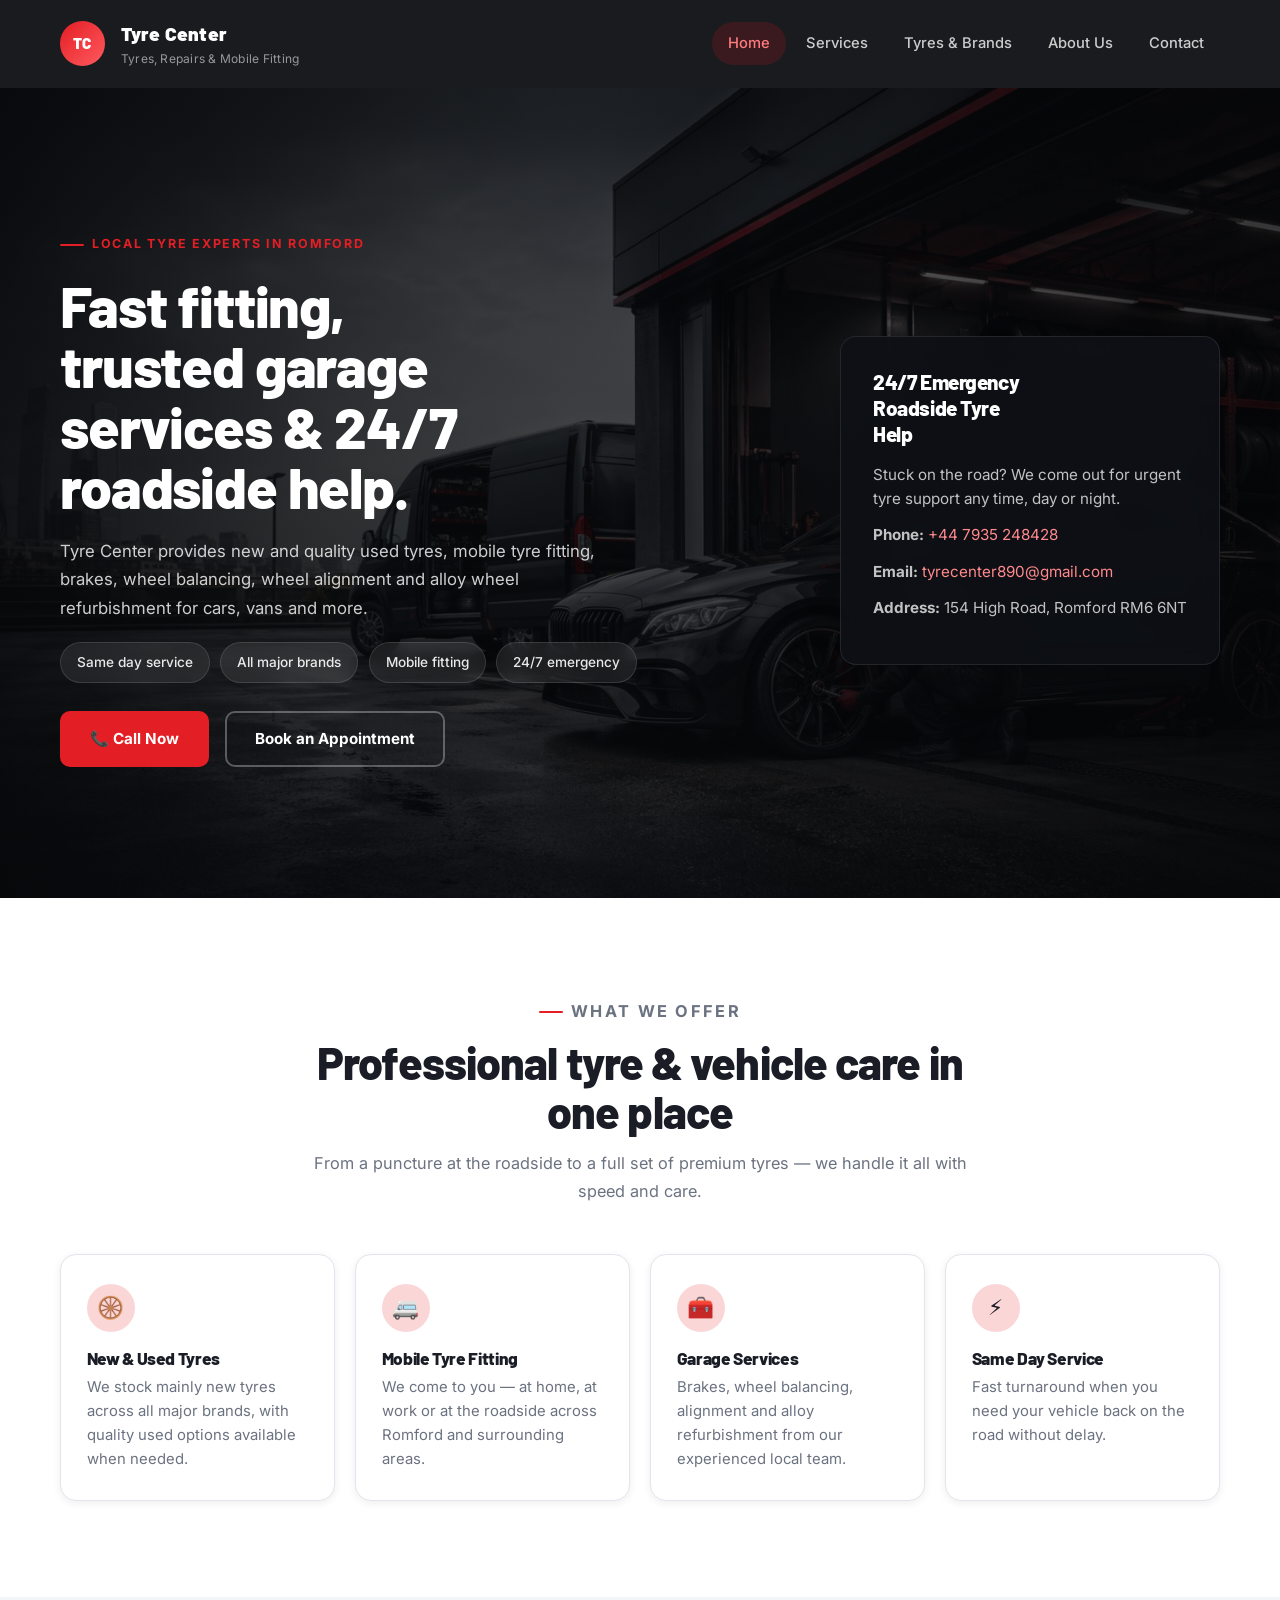
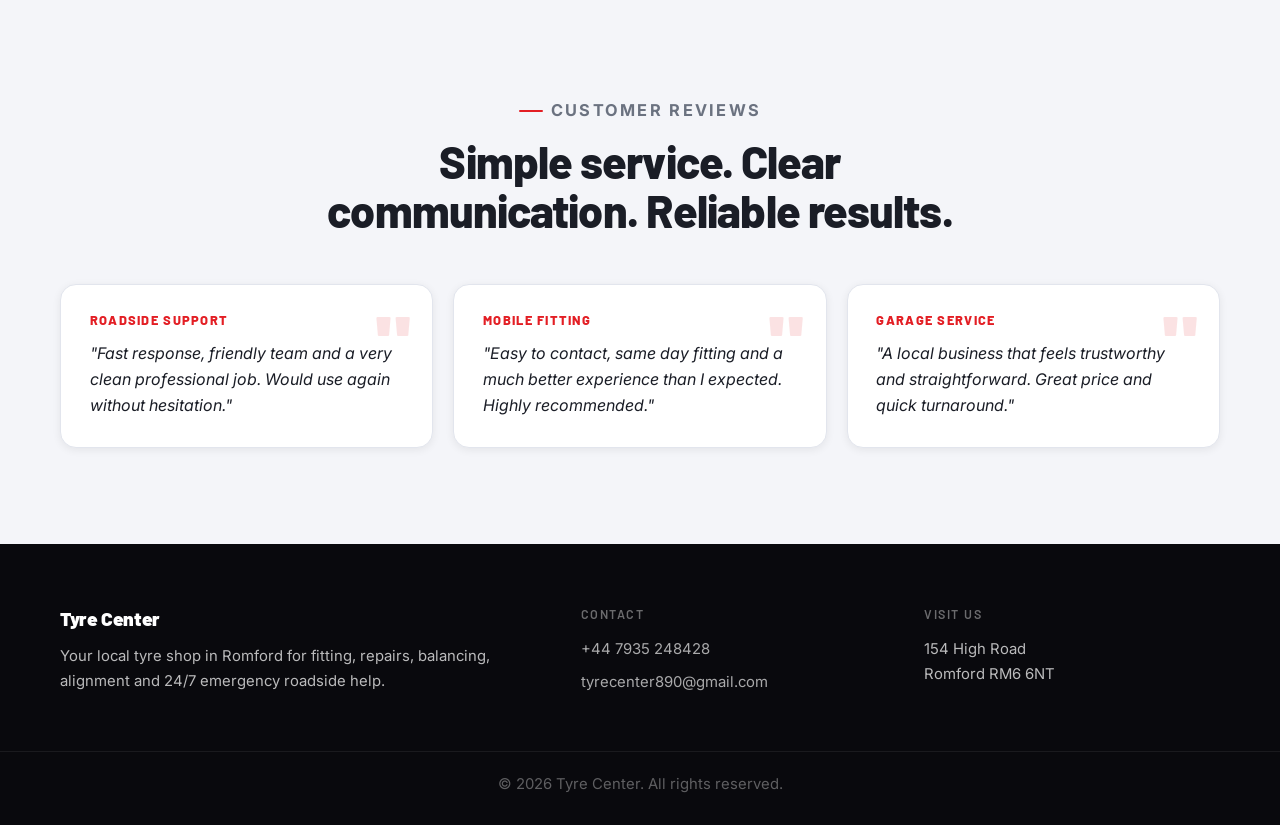
<file: tyre-center 2/index.html>
<!DOCTYPE html>
<html lang="en">
<head>
  <meta charset="UTF-8">
  <meta name="viewport" content="width=device-width, initial-scale=1.0">
  <meta name="description" content="Tyre Center in Romford — new & used tyres, mobile tyre fitting, wheel alignment, balancing, brakes and 24/7 emergency roadside help.">
  <title>Tyre Center | Romford's Trusted Tyre Experts</title>
  <link rel="preconnect" href="https://fonts.googleapis.com">
  <link rel="preconnect" href="https://fonts.gstatic.com" crossorigin>
  <link rel="stylesheet" href="assets/css/style.css">
</head>
<body>
  <a class="skip-link" href="#main-content">Skip to main content</a>

  <header class="site-header">
    <div class="container nav-wrap">
      <a class="logo" href="index.html" aria-label="Tyre Center home">
        <span class="logo-mark">TC</span>
        <span>
          <strong>Tyre Center</strong>
          <small>Tyres, Repairs &amp; Mobile Fitting</small>
        </span>
      </a>

      <button class="nav-toggle" aria-expanded="false" aria-controls="site-nav" aria-label="Open menu">
        <span></span><span></span><span></span>
      </button>

      <nav id="site-nav" class="site-nav" aria-label="Main navigation">
        <ul>
          <li><a class="active" href="index.html">Home</a></li>
          <li><a href="services.html">Services</a></li>
          <li><a href="tyres.html">Tyres &amp; Brands</a></li>
          <li><a href="about.html">About Us</a></li>
          <li><a href="contact.html">Contact</a></li>
        </ul>
      </nav>
    </div>
  </header>

  <main id="main-content">

    <!-- Hero -->
    <section class="hero">
      <div class="hero-media">
        <img src="assets/images/hero-tyre-center.png" alt="Tyre Center workshop with a car, tyre display and mobile fitting van">
      </div>
      <div class="hero-overlay"></div>
      <div class="container hero-content">
        <div class="hero-copy">
          <p class="eyebrow">Local tyre experts in Romford</p>
          <h2>Fast fitting, trusted garage services &amp; 24/7 roadside help.</h2>
          <p class="hero-text">
            Tyre Center provides new and quality used tyres, mobile tyre fitting, brakes,
            wheel balancing, wheel alignment and alloy wheel refurbishment for cars, vans and more.
          </p>
          <div class="hero-points" aria-label="Business highlights">
            <span>Same day service</span>
            <span>All major brands</span>
            <span>Mobile fitting</span>
            <span>24/7 emergency</span>
          </div>
          <div class="hero-actions">
            <a class="btn btn-primary" href="tel:+447935248428">📞 Call Now</a>
            <a class="btn btn-secondary" href="contact.html">Book an Appointment</a>
          </div>
        </div>

        <aside class="hero-card" aria-label="Emergency tyre help">
          <h2>24/7 Emergency Roadside Tyre Help</h2>
          <p>Stuck on the road? We come out for urgent tyre support any time, day or night.</p>
          <p><strong>Phone:</strong> <a href="tel:+447935248428">+44 7935 248428</a></p>
          <p><strong>Email:</strong> <a href="mailto:tyrecenter890@gmail.com">tyrecenter890@gmail.com</a></p>
          <p><strong>Address:</strong> 154 High Road, Romford RM6 6NT</p>
        </aside>
      </div>
    </section>

    <!-- Services overview -->
    <section class="section">
      <div class="container">
        <div class="section-heading center-text">
          <p class="eyebrow">What we offer</p>
          <h2>Professional tyre &amp; vehicle care in one place</h2>
          <p>From a puncture at the roadside to a full set of premium tyres — we handle it all with speed and care.</p>
        </div>

        <div class="feature-grid">
          <article class="feature-card">
            <div class="icon-circle" aria-hidden="true">🛞</div>
            <h3>New &amp; Used Tyres</h3>
            <p>We stock mainly new tyres across all major brands, with quality used options available when needed.</p>
          </article>
          <article class="feature-card">
            <div class="icon-circle" aria-hidden="true">🚐</div>
            <h3>Mobile Tyre Fitting</h3>
            <p>We come to you — at home, at work or at the roadside across Romford and surrounding areas.</p>
          </article>
          <article class="feature-card">
            <div class="icon-circle" aria-hidden="true">🧰</div>
            <h3>Garage Services</h3>
            <p>Brakes, wheel balancing, alignment and alloy refurbishment from our experienced local team.</p>
          </article>
          <article class="feature-card">
            <div class="icon-circle" aria-hidden="true">⚡</div>
            <h3>Same Day Service</h3>
            <p>Fast turnaround when you need your vehicle back on the road without delay.</p>
          </article>
        </div>
      </div>
    </section>

    <!-- Testimonials -->
    <section class="section light-section">
      <div class="container">
        <div class="section-heading center-text">
          <p class="eyebrow">Customer reviews</p>
          <h2>Simple service. Clear communication. Reliable results.</h2>
        </div>

        <div class="testimonial-grid">
          <article class="quote-card">
            <h3>Roadside support</h3>
            <p>"Fast response, friendly team and a very clean professional job. Would use again without hesitation."</p>
          </article>
          <article class="quote-card">
            <h3>Mobile fitting</h3>
            <p>"Easy to contact, same day fitting and a much better experience than I expected. Highly recommended."</p>
          </article>
          <article class="quote-card">
            <h3>Garage service</h3>
            <p>"A local business that feels trustworthy and straightforward. Great price and quick turnaround."</p>
          </article>
        </div>
      </div>
    </section>

  </main>

  <footer class="site-footer">
    <div class="container footer-grid">
      <div>
        <h2>Tyre Center</h2>
        <p>Your local tyre shop in Romford for fitting, repairs, balancing, alignment and 24/7 emergency roadside help.</p>
      </div>
      <div>
        <h3>Contact</h3>
        <p><a href="tel:+447935248428">+44 7935 248428</a></p>
        <p><a href="mailto:tyrecenter890@gmail.com">tyrecenter890@gmail.com</a></p>
      </div>
      <div>
        <h3>Visit us</h3>
        <p>154 High Road<br>Romford RM6 6NT</p>
      </div>
    </div>
    <div class="footer-bottom">
      <p>&copy; <span id="year"></span> Tyre Center. All rights reserved.</p>
    </div>
  </footer>

  <script src="assets/js/script.js"></script>
</body>
</html>
</file>
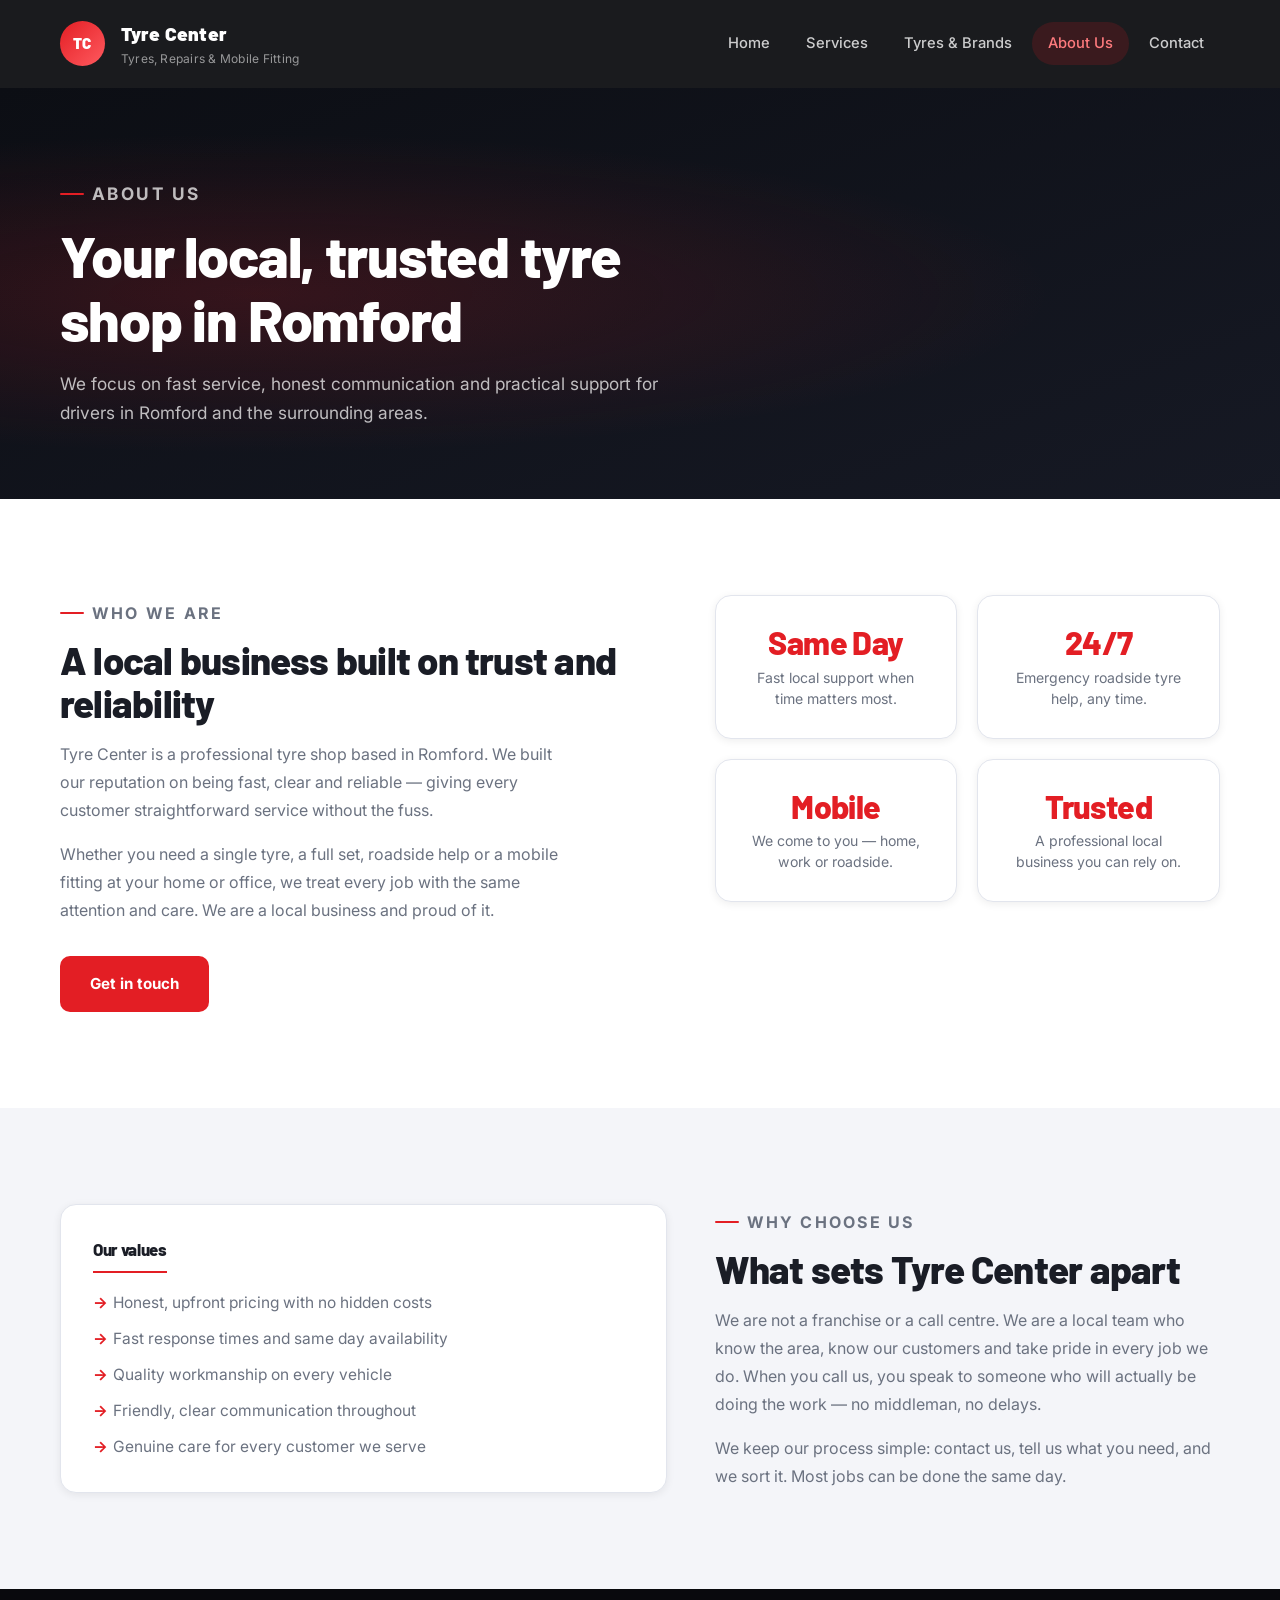
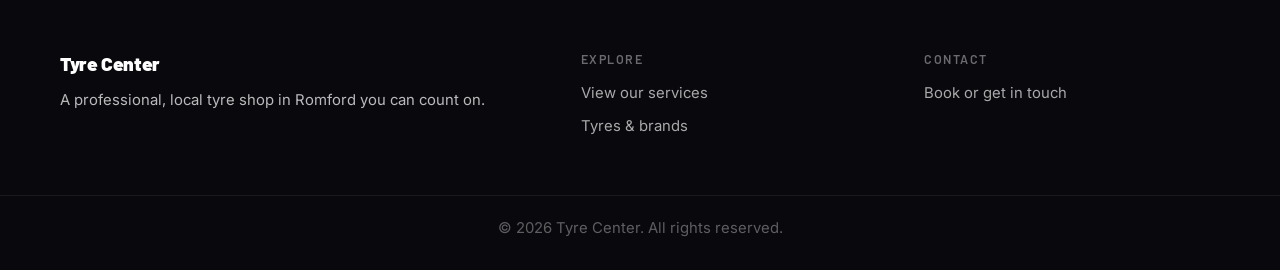
<file: tyre-center 2/about.html>
<!DOCTYPE html>
<html lang="en">
<head>
  <meta charset="UTF-8">
  <meta name="viewport" content="width=device-width, initial-scale=1.0">
  <meta name="description" content="Learn more about Tyre Center — a trusted local tyre shop in Romford offering same day fitting, mobile service and professional vehicle care.">
  <title>Tyre Center | About Us</title>
  <link rel="preconnect" href="https://fonts.googleapis.com">
  <link rel="preconnect" href="https://fonts.gstatic.com" crossorigin>
  <link rel="stylesheet" href="assets/css/style.css">
</head>
<body>
  <a class="skip-link" href="#main-content">Skip to main content</a>

  <header class="site-header inner-header">
    <div class="container nav-wrap">
      <a class="logo" href="index.html" aria-label="Tyre Center home">
        <span class="logo-mark">TC</span>
        <span>
          <strong>Tyre Center</strong>
          <small>Tyres, Repairs &amp; Mobile Fitting</small>
        </span>
      </a>
      <button class="nav-toggle" aria-expanded="false" aria-controls="site-nav" aria-label="Open menu">
        <span></span><span></span><span></span>
      </button>
      <nav id="site-nav" class="site-nav" aria-label="Main navigation">
        <ul>
          <li><a href="index.html">Home</a></li>
          <li><a href="services.html">Services</a></li>
          <li><a href="tyres.html">Tyres &amp; Brands</a></li>
          <li><a class="active" href="about.html">About Us</a></li>
          <li><a href="contact.html">Contact</a></li>
        </ul>
      </nav>
    </div>
  </header>

  <main id="main-content">

    <section class="page-hero">
      <div class="container">
        <p class="eyebrow">About Us</p>
        <h1>Your local, trusted tyre shop in Romford</h1>
        <p>We focus on fast service, honest communication and practical support for drivers in Romford and the surrounding areas.</p>
      </div>
    </section>

    <section class="section">
      <div class="container split-layout">
        <div>
          <p class="eyebrow">Who we are</p>
          <h2>A local business built on trust and reliability</h2>
          <p>
            Tyre Center is a professional tyre shop based in Romford. We built our reputation on being fast, clear and reliable —
            giving every customer straightforward service without the fuss.
          </p>
          <p style="margin-top:1rem">
            Whether you need a single tyre, a full set, roadside help or a mobile fitting at your home or office,
            we treat every job with the same attention and care. We are a local business and proud of it.
          </p>
          <div style="margin-top:2rem">
            <a class="btn btn-primary" href="contact.html">Get in touch</a>
          </div>
        </div>
        <div class="stats-grid">
          <article class="stat-card">
            <h3>Same Day</h3>
            <p>Fast local support when time matters most.</p>
          </article>
          <article class="stat-card">
            <h3>24/7</h3>
            <p>Emergency roadside tyre help, any time.</p>
          </article>
          <article class="stat-card">
            <h3>Mobile</h3>
            <p>We come to you — home, work or roadside.</p>
          </article>
          <article class="stat-card">
            <h3>Trusted</h3>
            <p>A professional local business you can rely on.</p>
          </article>
        </div>
      </div>
    </section>

    <section class="section light-section">
      <div class="container split-layout">
        <div class="info-panel">
          <h3>Our values</h3>
          <ul class="plain-list">
            <li>Honest, upfront pricing with no hidden costs</li>
            <li>Fast response times and same day availability</li>
            <li>Quality workmanship on every vehicle</li>
            <li>Friendly, clear communication throughout</li>
            <li>Genuine care for every customer we serve</li>
          </ul>
        </div>
        <div>
          <p class="eyebrow">Why choose us</p>
          <h2>What sets Tyre Center apart</h2>
          <p>
            We are not a franchise or a call centre. We are a local team who know the area,
            know our customers and take pride in every job we do. When you call us, you speak to someone
            who will actually be doing the work — no middleman, no delays.
          </p>
          <p style="margin-top:1rem">
            We keep our process simple: contact us, tell us what you need, and we sort it.
            Most jobs can be done the same day.
          </p>
        </div>
      </div>
    </section>

  </main>

  <footer class="site-footer">
    <div class="container footer-grid">
      <div>
        <h2>Tyre Center</h2>
        <p>A professional, local tyre shop in Romford you can count on.</p>
      </div>
      <div>
        <h3>Explore</h3>
        <p><a href="services.html">View our services</a></p>
        <p><a href="tyres.html">Tyres &amp; brands</a></p>
      </div>
      <div>
        <h3>Contact</h3>
        <p><a href="contact.html">Book or get in touch</a></p>
      </div>
    </div>
    <div class="footer-bottom">
      <p>&copy; <span id="year"></span> Tyre Center. All rights reserved.</p>
    </div>
  </footer>

  <script src="assets/js/script.js"></script>
</body>
</html>
</file>
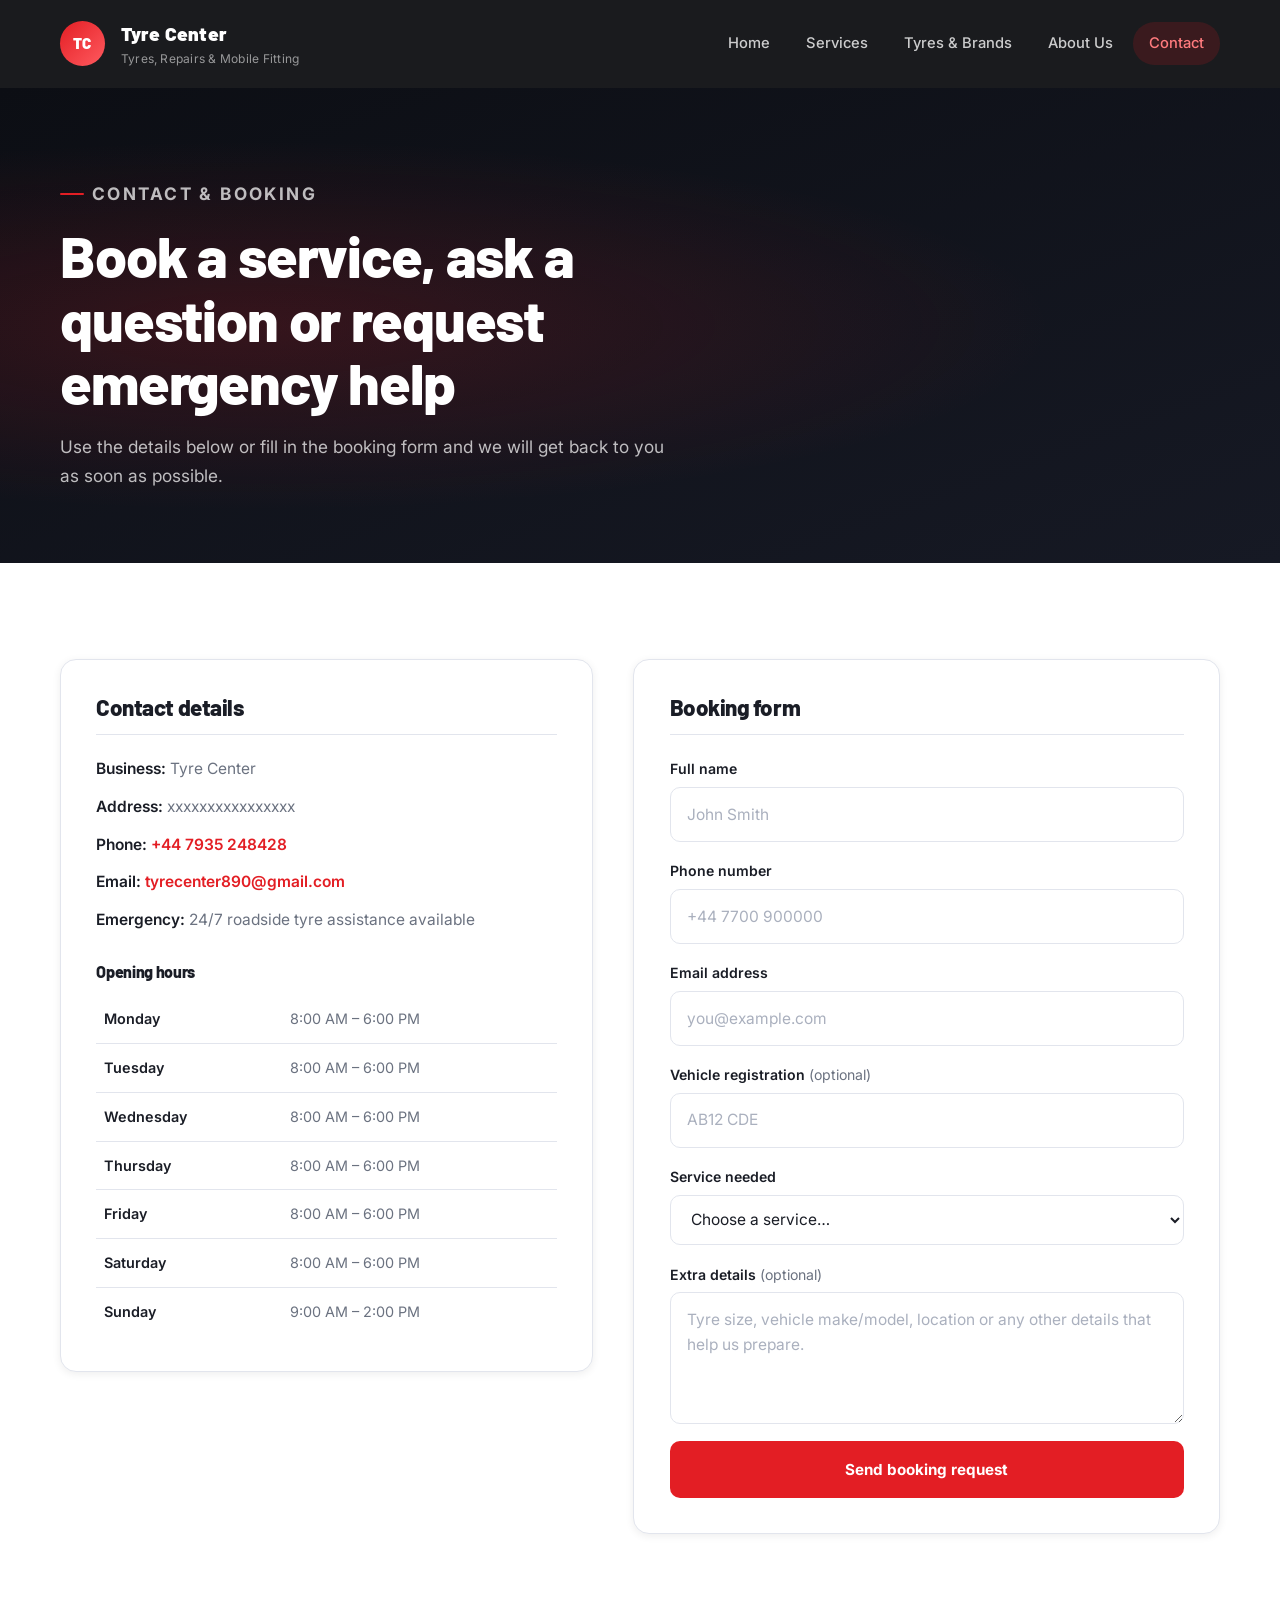
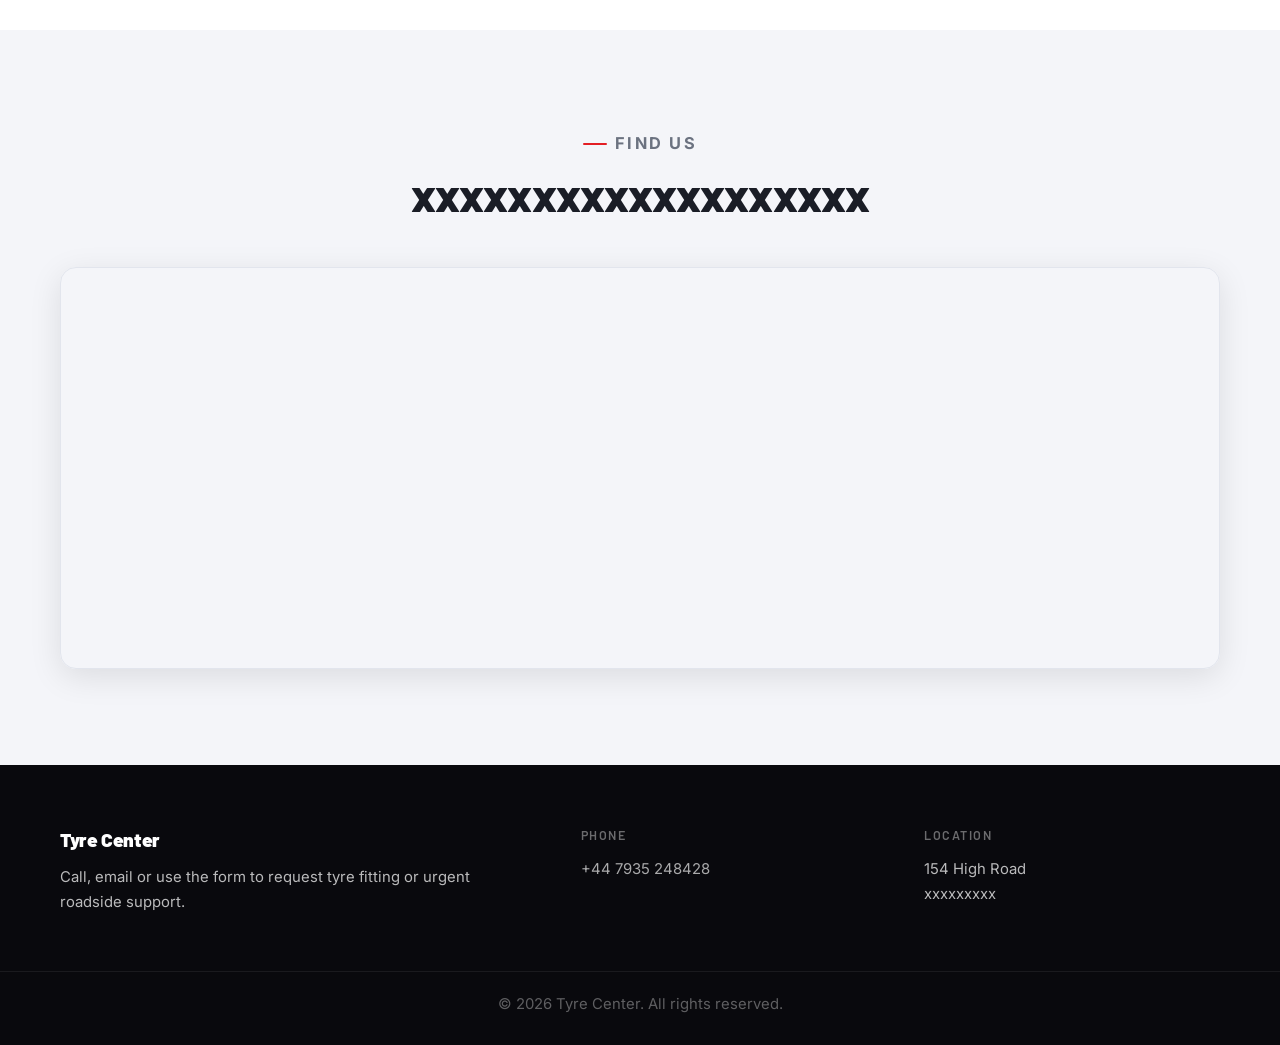
<file: tyre-center 2/contact.html>
<!DOCTYPE html>
<html lang="en">
<head>
  <meta charset="UTF-8">
  <meta name="viewport" content="width=device-width, initial-scale=1.0">
  <meta name="description" content="Contact Tyre Center in Romford — book a service, request emergency roadside help or ask a question by phone, email or the booking form.">
  <title>Tyre Center | Contact &amp; Booking</title>
  <link rel="preconnect" href="https://fonts.googleapis.com">
  <link rel="preconnect" href="https://fonts.gstatic.com" crossorigin>
  <link rel="stylesheet" href="assets/css/style.css">
</head>
<body>
  <a class="skip-link" href="#main-content">Skip to main content</a>

  <header class="site-header inner-header">
    <div class="container nav-wrap">
      <a class="logo" href="index.html" aria-label="Tyre Center home">
        <span class="logo-mark">TC</span>
        <span>
          <strong>Tyre Center</strong>
          <small>Tyres, Repairs &amp; Mobile Fitting</small>
        </span>
      </a>
      <button class="nav-toggle" aria-expanded="false" aria-controls="site-nav" aria-label="Open menu">
        <span></span><span></span><span></span>
      </button>
      <nav id="site-nav" class="site-nav" aria-label="Main navigation">
        <ul>
          <li><a href="index.html">Home</a></li>
          <li><a href="services.html">Services</a></li>
          <li><a href="tyres.html">Tyres &amp; Brands</a></li>
          <li><a href="about.html">About Us</a></li>
          <li><a class="active" href="contact.html">Contact</a></li>
        </ul>
      </nav>
    </div>
  </header>

  <main id="main-content">

    <section class="page-hero">
      <div class="container">
        <p class="eyebrow">Contact &amp; Booking</p>
        <h1>Book a service, ask a question or request emergency help</h1>
        <p>Use the details below or fill in the booking form and we will get back to you as soon as possible.</p>
      </div>
    </section>

    <section class="section">
      <div class="container contact-layout">

        <div class="contact-panel">
          <h2>Contact details</h2>
          <div class="contact-list">
            <p><strong>Business:</strong> Tyre Center</p>
            <p><strong>Address:</strong> xxxxxxxxxxxxxxxx </p>
            <p><strong>Phone:</strong> <a href="tel:+447935248428">+44 7935 248428</a></p>
            <p><strong>Email:</strong> <a href="mailto:tyrecenter890@gmail.com">tyrecenter890@gmail.com</a></p>
            <p><strong>Emergency:</strong> 24/7 roadside tyre assistance available</p>
          </div>

          <h3>Opening hours</h3>
          <table class="hours-table">
            <caption class="sr-only">Tyre Center opening hours</caption>
            <tbody>
              <tr><th scope="row">Monday</th><td>8:00 AM – 6:00 PM</td></tr>
              <tr><th scope="row">Tuesday</th><td>8:00 AM – 6:00 PM</td></tr>
              <tr><th scope="row">Wednesday</th><td>8:00 AM – 6:00 PM</td></tr>
              <tr><th scope="row">Thursday</th><td>8:00 AM – 6:00 PM</td></tr>
              <tr><th scope="row">Friday</th><td>8:00 AM – 6:00 PM</td></tr>
              <tr><th scope="row">Saturday</th><td>8:00 AM – 6:00 PM</td></tr>
              <tr><th scope="row">Sunday</th><td>9:00 AM – 2:00 PM</td></tr>
            </tbody>
          </table>
        </div>

        <div class="form-panel">
          <h2>Booking form</h2>
          <form class="booking-form" id="booking-form" novalidate>
            <div class="form-group">
              <label for="name">Full name</label>
              <input id="name" name="name" type="text" placeholder="John Smith" required>
            </div>
            <div class="form-group">
              <label for="phone">Phone number</label>
              <input id="phone" name="phone" type="tel" placeholder="+44 7700 900000" required>
            </div>
            <div class="form-group">
              <label for="email">Email address</label>
              <input id="email" name="email" type="email" placeholder="you@example.com" required>
            </div>
            <div class="form-group">
              <label for="registration">Vehicle registration <span style="font-weight:400;color:#6b7280">(optional)</span></label>
              <input id="registration" name="registration" type="text" placeholder="AB12 CDE">
            </div>
            <div class="form-group">
              <label for="service">Service needed</label>
              <select id="service" name="service" required>
                <option value="">Choose a service…</option>
                <option>Tyre fitting</option>
                <option>Mobile tyre fitting</option>
                <option>Wheel balancing</option>
                <option>Wheel alignment</option>
                <option>Brake service</option>
                <option>Alloy wheel refurbishment</option>
                <option>Emergency roadside help</option>
                <option>Other — please describe below</option>
              </select>
            </div>
            <div class="form-group">
              <label for="message">Extra details <span style="font-weight:400;color:#6b7280">(optional)</span></label>
              <textarea id="message" name="message" rows="4" placeholder="Tyre size, vehicle make/model, location or any other details that help us prepare."></textarea>
            </div>
            <button class="btn btn-primary full-width" type="submit">Send booking request</button>
          </form>
        </div>

      </div>
    </section>

    <section class="section light-section">
      <div class="container">
        <div class="section-heading center-text">
          <p class="eyebrow">Find us</p>
          <h2> xxxxxxxxxxxxxxxxxxx</h2>
        </div>
        <div class="map-frame">
          <iframe
            title="Google Maps showing Tyre Center location in Romford"
            src="https://www.google.com/maps?q=154%20High%20Road%2C%20Romford%20RM6%206NT&output=embed"
            loading="lazy"
            referrerpolicy="no-referrer-when-downgrade"
            allowfullscreen></iframe>
        </div>
      </div>
    </section>

  </main>

  <footer class="site-footer">
    <div class="container footer-grid">
      <div>
        <h2>Tyre Center</h2>
        <p>Call, email or use the form to request tyre fitting or urgent roadside support.</p>
      </div>
      <div>
        <h3>Phone</h3>
        <p><a href="tel:+447935248428">+44 7935 248428</a></p>
      </div>
      <div>
        <h3>Location</h3>
        <p>154 High Road<br>xxxxxxxxx</p>
      </div>
    </div>
    <div class="footer-bottom">
      <p>&copy; <span id="year"></span> Tyre Center. All rights reserved.</p>
    </div>
  </footer>

  <script src="assets/js/script.js"></script>
</body>
</html>
</file>
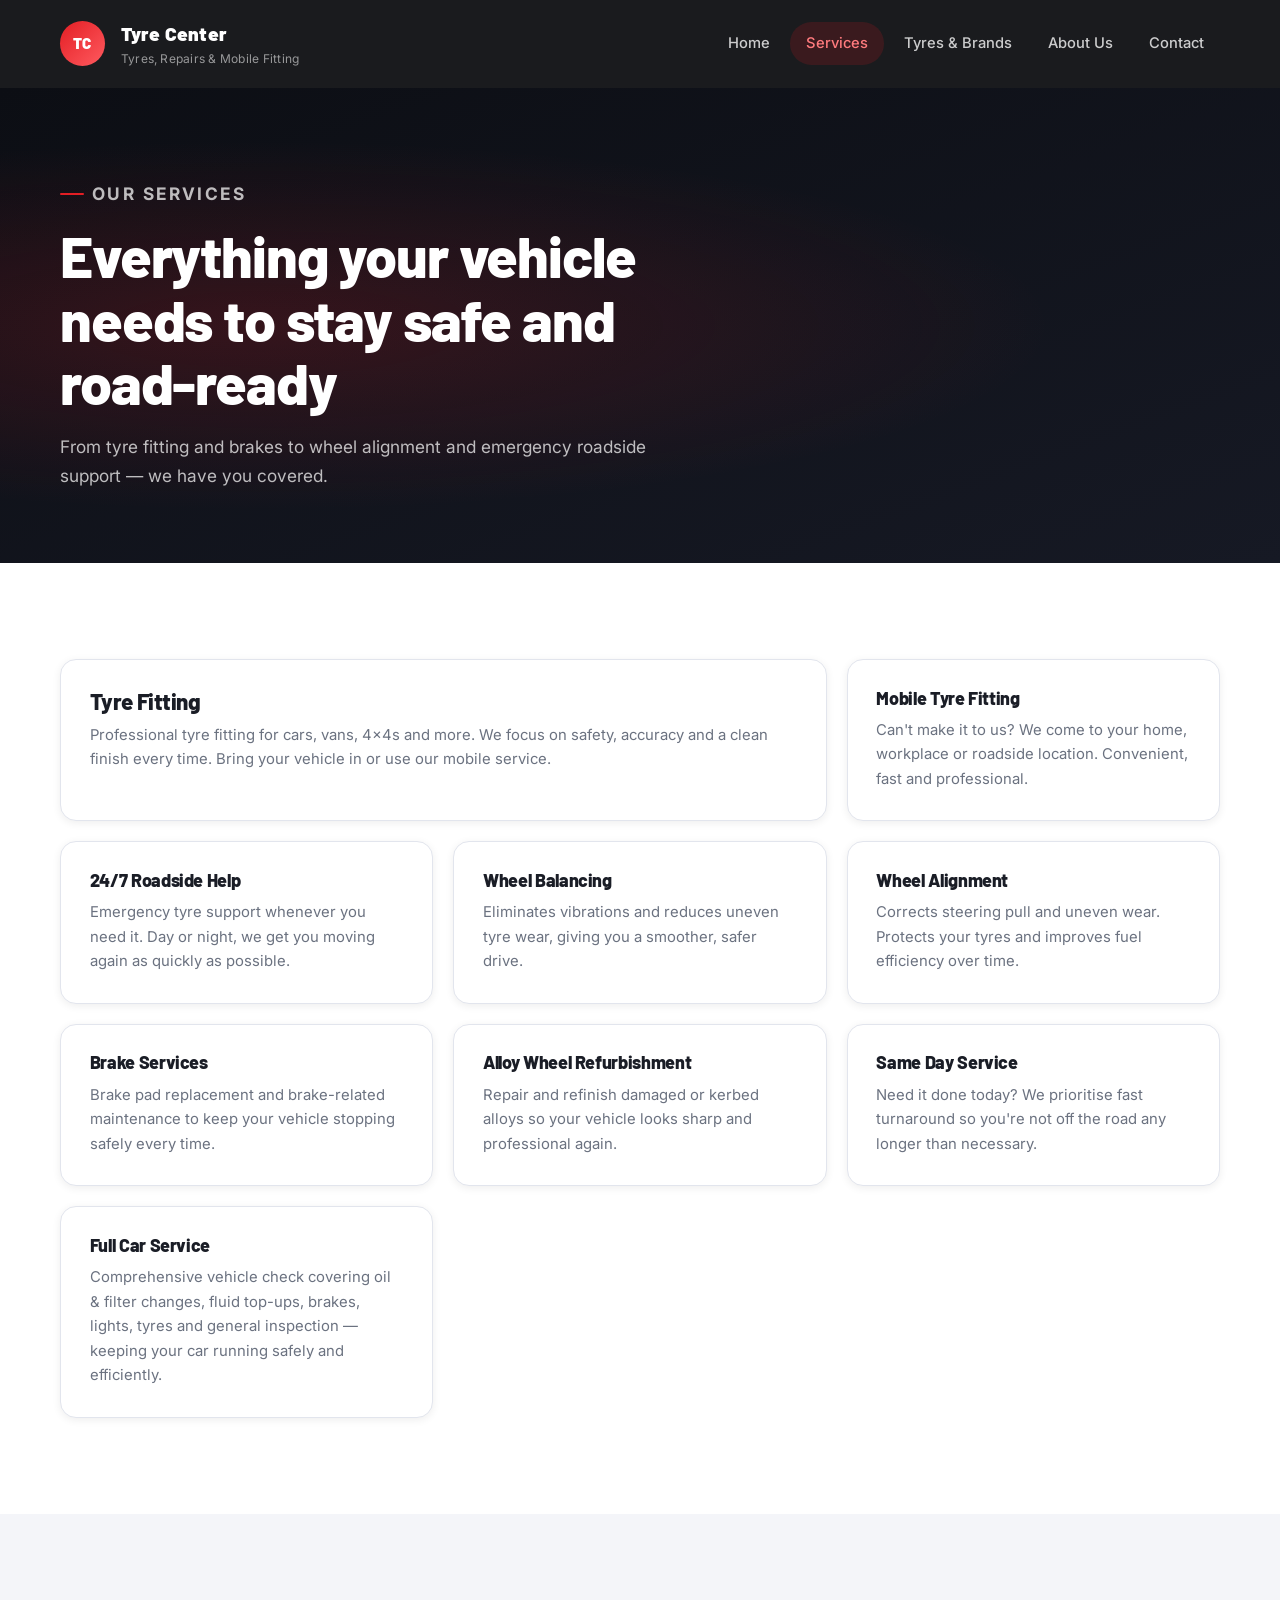
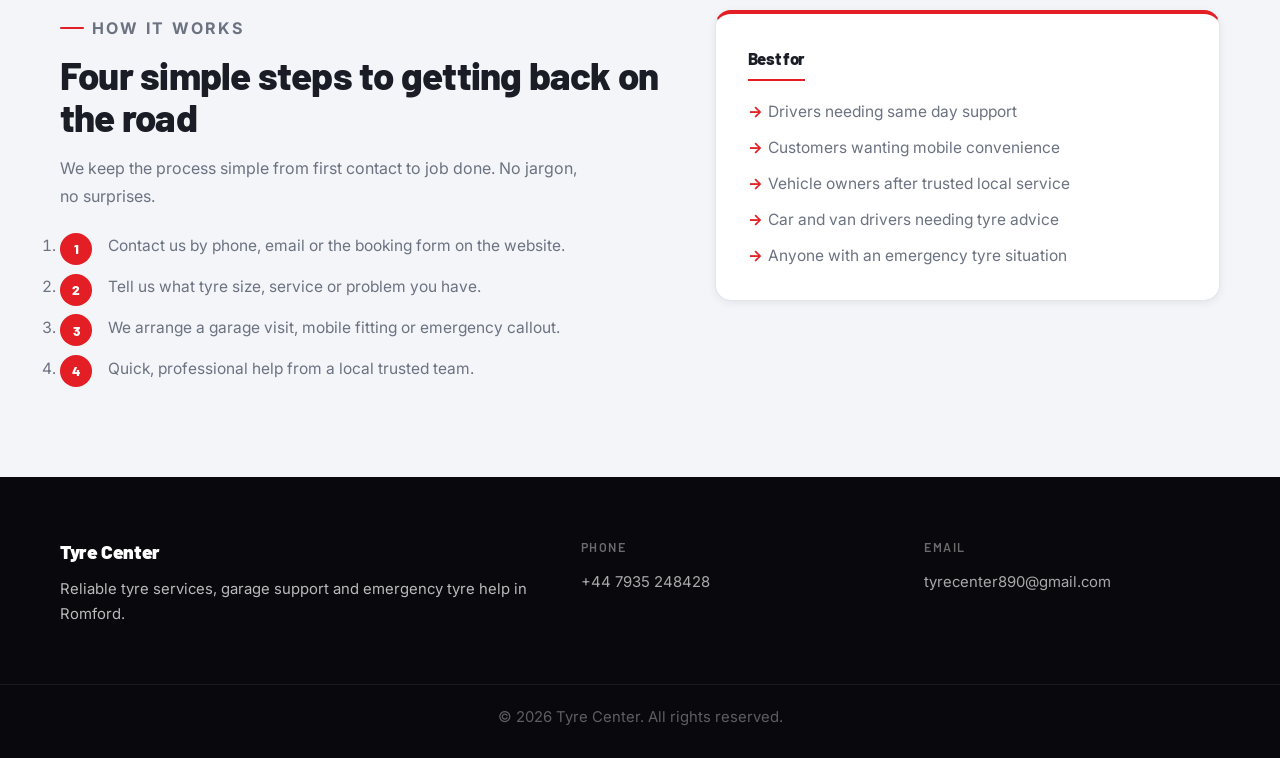
<file: tyre-center 2/services.html>
<!DOCTYPE html>
<html lang="en">
<head>
  <meta charset="UTF-8">
  <meta name="viewport" content="width=device-width, initial-scale=1.0">
  <meta name="description" content="Explore tyre fitting, brakes, wheel balancing, alignment, alloy wheel refurbishment and 24/7 roadside help from Tyre Center in Romford.">
  <title>Tyre Center | Services</title>
  <link rel="preconnect" href="https://fonts.googleapis.com">
  <link rel="preconnect" href="https://fonts.gstatic.com" crossorigin>
  <link rel="stylesheet" href="assets/css/style.css">
</head>
<body>
  <a class="skip-link" href="#main-content">Skip to main content</a>

  <header class="site-header inner-header">
    <div class="container nav-wrap">
      <a class="logo" href="index.html" aria-label="Tyre Center home">
        <span class="logo-mark">TC</span>
        <span>
          <strong>Tyre Center</strong>
          <small>Tyres, Repairs &amp; Mobile Fitting</small>
        </span>
      </a>
      <button class="nav-toggle" aria-expanded="false" aria-controls="site-nav" aria-label="Open menu">
        <span></span><span></span><span></span>
      </button>
      <nav id="site-nav" class="site-nav" aria-label="Main navigation">
        <ul>
          <li><a href="index.html">Home</a></li>
          <li><a class="active" href="services.html">Services</a></li>
          <li><a href="tyres.html">Tyres &amp; Brands</a></li>
          <li><a href="about.html">About Us</a></li>
          <li><a href="contact.html">Contact</a></li>
        </ul>
      </nav>
    </div>
  </header>

  <main id="main-content">

    <section class="page-hero">
      <div class="container">
        <p class="eyebrow">Our Services</p>
        <h1>Everything your vehicle needs to stay safe and road-ready</h1>
        <p>From tyre fitting and brakes to wheel alignment and emergency roadside support — we have you covered.</p>
      </div>
    </section>

    <section class="section">
      <div class="container service-grid">
        <article class="service-card large-card">
          <h2>Tyre Fitting</h2>
          <p>Professional tyre fitting for cars, vans, 4x4s and more. We focus on safety, accuracy and a clean finish every time. Bring your vehicle in or use our mobile service.</p>
        </article>
        <article class="service-card">
          <h2>Mobile Tyre Fitting</h2>
          <p>Can't make it to us? We come to your home, workplace or roadside location. Convenient, fast and professional.</p>
        </article>
        <article class="service-card">
          <h2>24/7 Roadside Help</h2>
          <p>Emergency tyre support whenever you need it. Day or night, we get you moving again as quickly as possible.</p>
        </article>
        <article class="service-card">
          <h2>Wheel Balancing</h2>
          <p>Eliminates vibrations and reduces uneven tyre wear, giving you a smoother, safer drive.</p>
        </article>
        <article class="service-card">
          <h2>Wheel Alignment</h2>
          <p>Corrects steering pull and uneven wear. Protects your tyres and improves fuel efficiency over time.</p>
        </article>
        <article class="service-card">
          <h2>Brake Services</h2>
          <p>Brake pad replacement and brake-related maintenance to keep your vehicle stopping safely every time.</p>
        </article>
        <article class="service-card">
          <h2>Alloy Wheel Refurbishment</h2>
          <p>Repair and refinish damaged or kerbed alloys so your vehicle looks sharp and professional again.</p>
        </article>
        <article class="service-card">
          <h2>Same Day Service</h2>
          <p>Need it done today? We prioritise fast turnaround so you're not off the road any longer than necessary.</p>
        </article>
        <article class="service-card">
          <h2>Full Car Service</h2>
          <p>Comprehensive vehicle check covering oil &amp; filter changes, fluid top-ups, brakes, lights, tyres and general inspection — keeping your car running safely and efficiently.</p>
        </article>
      </div>
    </section>

    <section class="section light-section">
      <div class="container split-layout">
        <div>
          <p class="eyebrow">How it works</p>
          <h2>Four simple steps to getting back on the road</h2>
          <p>We keep the process simple from first contact to job done. No jargon, no surprises.</p>
          <ol class="steps-list" style="margin-top:1.5rem">
            <li>Contact us by phone, email or the booking form on the website.</li>
            <li>Tell us what tyre size, service or problem you have.</li>
            <li>We arrange a garage visit, mobile fitting or emergency callout.</li>
            <li>Quick, professional help from a local trusted team.</li>
          </ol>
        </div>
        <div class="info-panel accent-panel">
          <h3>Best for</h3>
          <ul class="plain-list">
            <li>Drivers needing same day support</li>
            <li>Customers wanting mobile convenience</li>
            <li>Vehicle owners after trusted local service</li>
            <li>Car and van drivers needing tyre advice</li>
            <li>Anyone with an emergency tyre situation</li>
          </ul>
        </div>
      </div>
    </section>

  </main>

  <footer class="site-footer">
    <div class="container footer-grid">
      <div>
        <h2>Tyre Center</h2>
        <p>Reliable tyre services, garage support and emergency tyre help in Romford.</p>
      </div>
      <div>
        <h3>Phone</h3>
        <p><a href="tel:+447935248428">+44 7935 248428</a></p>
      </div>
      <div>
        <h3>Email</h3>
        <p><a href="mailto:tyrecenter890@gmail.com">tyrecenter890@gmail.com</a></p>
      </div>
    </div>
    <div class="footer-bottom">
      <p>&copy; <span id="year"></span> Tyre Center. All rights reserved.</p>
    </div>
  </footer>

  <script src="assets/js/script.js"></script>
</body>
</html>
</file>
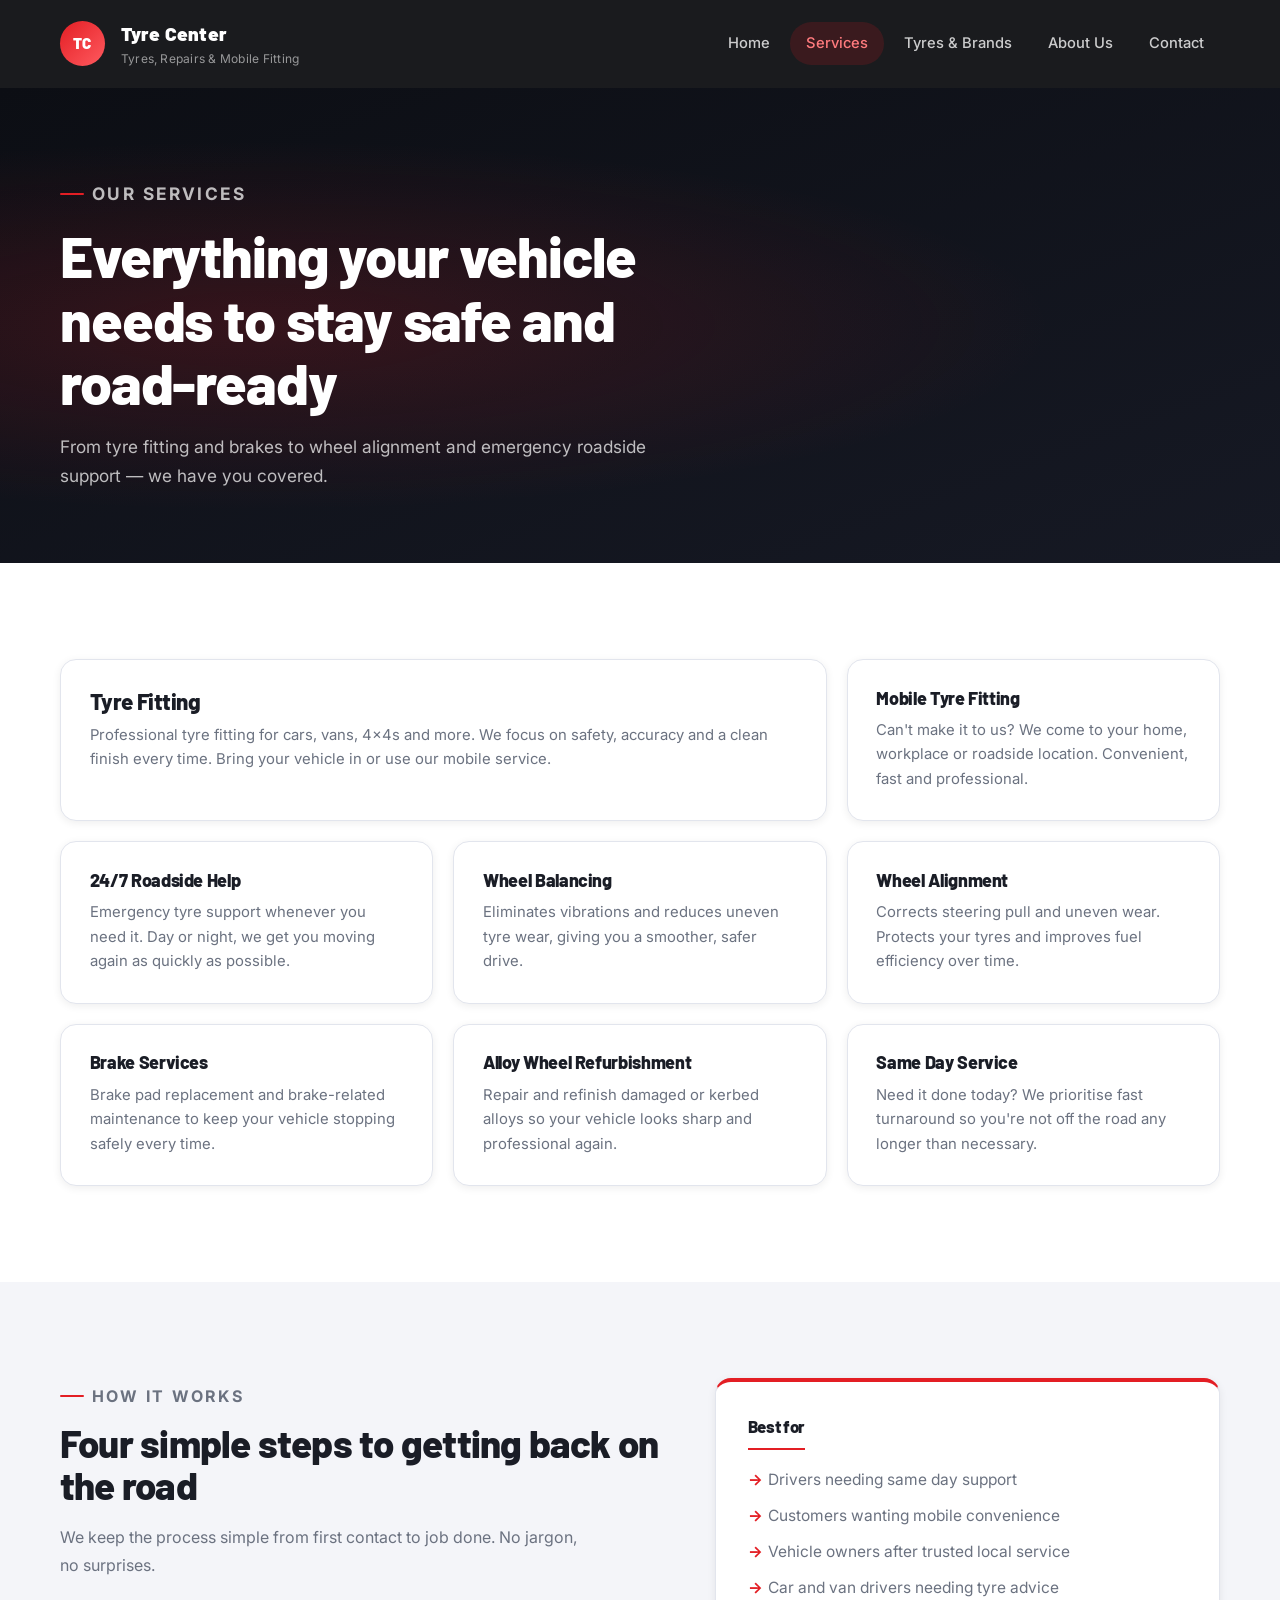
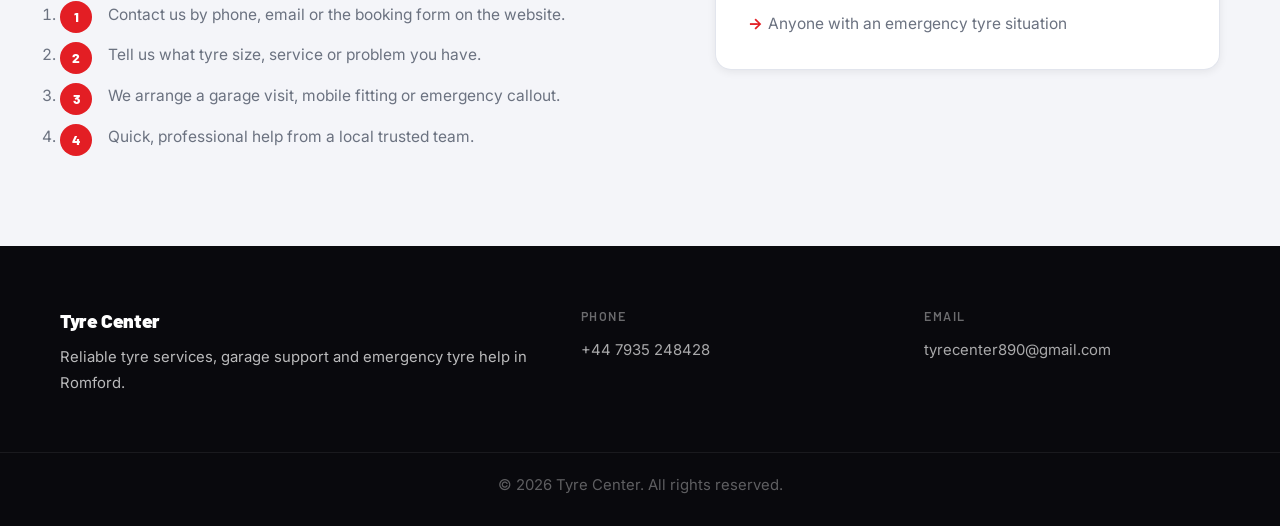
<file: tyre-center 2/services_backup.html>
<!DOCTYPE html>
<html lang="en">
<head>
  <meta charset="UTF-8">
  <meta name="viewport" content="width=device-width, initial-scale=1.0">
  <meta name="description" content="Explore tyre fitting, brakes, wheel balancing, alignment, alloy wheel refurbishment and 24/7 roadside help from Tyre Center in Romford.">
  <title>Tyre Center | Services</title>
  <link rel="preconnect" href="https://fonts.googleapis.com">
  <link rel="preconnect" href="https://fonts.gstatic.com" crossorigin>
  <link rel="stylesheet" href="assets/css/style.css">
</head>
<body>
  <a class="skip-link" href="#main-content">Skip to main content</a>

  <header class="site-header inner-header">
    <div class="container nav-wrap">
      <a class="logo" href="index.html" aria-label="Tyre Center home">
        <span class="logo-mark">TC</span>
        <span>
          <strong>Tyre Center</strong>
          <small>Tyres, Repairs &amp; Mobile Fitting</small>
        </span>
      </a>
      <button class="nav-toggle" aria-expanded="false" aria-controls="site-nav" aria-label="Open menu">
        <span></span><span></span><span></span>
      </button>
      <nav id="site-nav" class="site-nav" aria-label="Main navigation">
        <ul>
          <li><a href="index.html">Home</a></li>
          <li><a class="active" href="services.html">Services</a></li>
          <li><a href="tyres.html">Tyres &amp; Brands</a></li>
          <li><a href="about.html">About Us</a></li>
          <li><a href="contact.html">Contact</a></li>
        </ul>
      </nav>
    </div>
  </header>

  <main id="main-content">

    <section class="page-hero">
      <div class="container">
        <p class="eyebrow">Our Services</p>
        <h1>Everything your vehicle needs to stay safe and road-ready</h1>
        <p>From tyre fitting and brakes to wheel alignment and emergency roadside support — we have you covered.</p>
      </div>
    </section>

    <section class="section">
      <div class="container service-grid">
        <article class="service-card large-card">
          <h2>Tyre Fitting</h2>
          <p>Professional tyre fitting for cars, vans, 4x4s and more. We focus on safety, accuracy and a clean finish every time. Bring your vehicle in or use our mobile service.</p>
        </article>
        <article class="service-card">
          <h2>Mobile Tyre Fitting</h2>
          <p>Can't make it to us? We come to your home, workplace or roadside location. Convenient, fast and professional.</p>
        </article>
        <article class="service-card">
          <h2>24/7 Roadside Help</h2>
          <p>Emergency tyre support whenever you need it. Day or night, we get you moving again as quickly as possible.</p>
        </article>
        <article class="service-card">
          <h2>Wheel Balancing</h2>
          <p>Eliminates vibrations and reduces uneven tyre wear, giving you a smoother, safer drive.</p>
        </article>
        <article class="service-card">
          <h2>Wheel Alignment</h2>
          <p>Corrects steering pull and uneven wear. Protects your tyres and improves fuel efficiency over time.</p>
        </article>
        <article class="service-card">
          <h2>Brake Services</h2>
          <p>Brake pad replacement and brake-related maintenance to keep your vehicle stopping safely every time.</p>
        </article>
        <article class="service-card">
          <h2>Alloy Wheel Refurbishment</h2>
          <p>Repair and refinish damaged or kerbed alloys so your vehicle looks sharp and professional again.</p>
        </article>
        <article class="service-card">
          <h2>Same Day Service</h2>
          <p>Need it done today? We prioritise fast turnaround so you're not off the road any longer than necessary.</p>
        </article>
      </div>
    </section>

    <section class="section light-section">
      <div class="container split-layout">
        <div>
          <p class="eyebrow">How it works</p>
          <h2>Four simple steps to getting back on the road</h2>
          <p>We keep the process simple from first contact to job done. No jargon, no surprises.</p>
          <ol class="steps-list" style="margin-top:1.5rem">
            <li>Contact us by phone, email or the booking form on the website.</li>
            <li>Tell us what tyre size, service or problem you have.</li>
            <li>We arrange a garage visit, mobile fitting or emergency callout.</li>
            <li>Quick, professional help from a local trusted team.</li>
          </ol>
        </div>
        <div class="info-panel accent-panel">
          <h3>Best for</h3>
          <ul class="plain-list">
            <li>Drivers needing same day support</li>
            <li>Customers wanting mobile convenience</li>
            <li>Vehicle owners after trusted local service</li>
            <li>Car and van drivers needing tyre advice</li>
            <li>Anyone with an emergency tyre situation</li>
          </ul>
        </div>
      </div>
    </section>

  </main>

  <footer class="site-footer">
    <div class="container footer-grid">
      <div>
        <h2>Tyre Center</h2>
        <p>Reliable tyre services, garage support and emergency tyre help in Romford.</p>
      </div>
      <div>
        <h3>Phone</h3>
        <p><a href="tel:+447935248428">+44 7935 248428</a></p>
      </div>
      <div>
        <h3>Email</h3>
        <p><a href="mailto:tyrecenter890@gmail.com">tyrecenter890@gmail.com</a></p>
      </div>
    </div>
    <div class="footer-bottom">
      <p>&copy; <span id="year"></span> Tyre Center. All rights reserved.</p>
    </div>
  </footer>

  <script src="assets/js/script.js"></script>
</body>
</html>
</file>
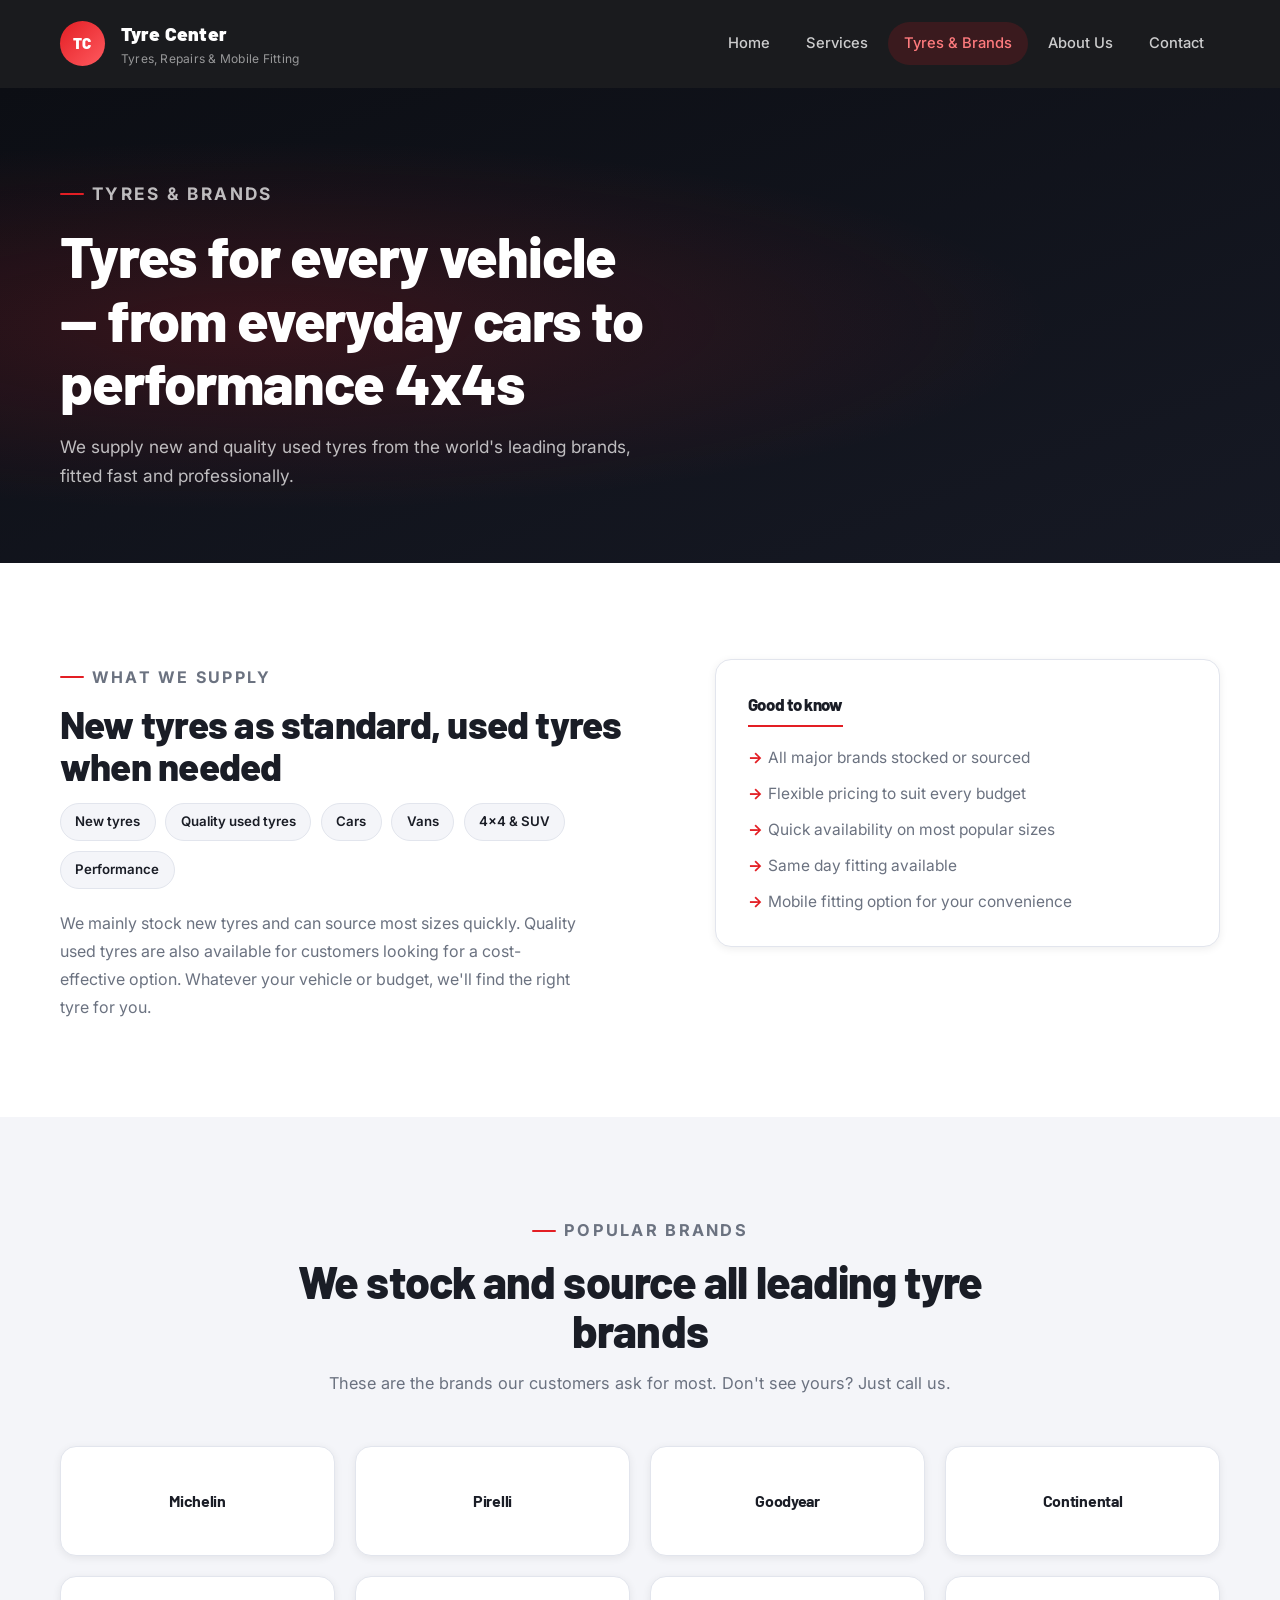
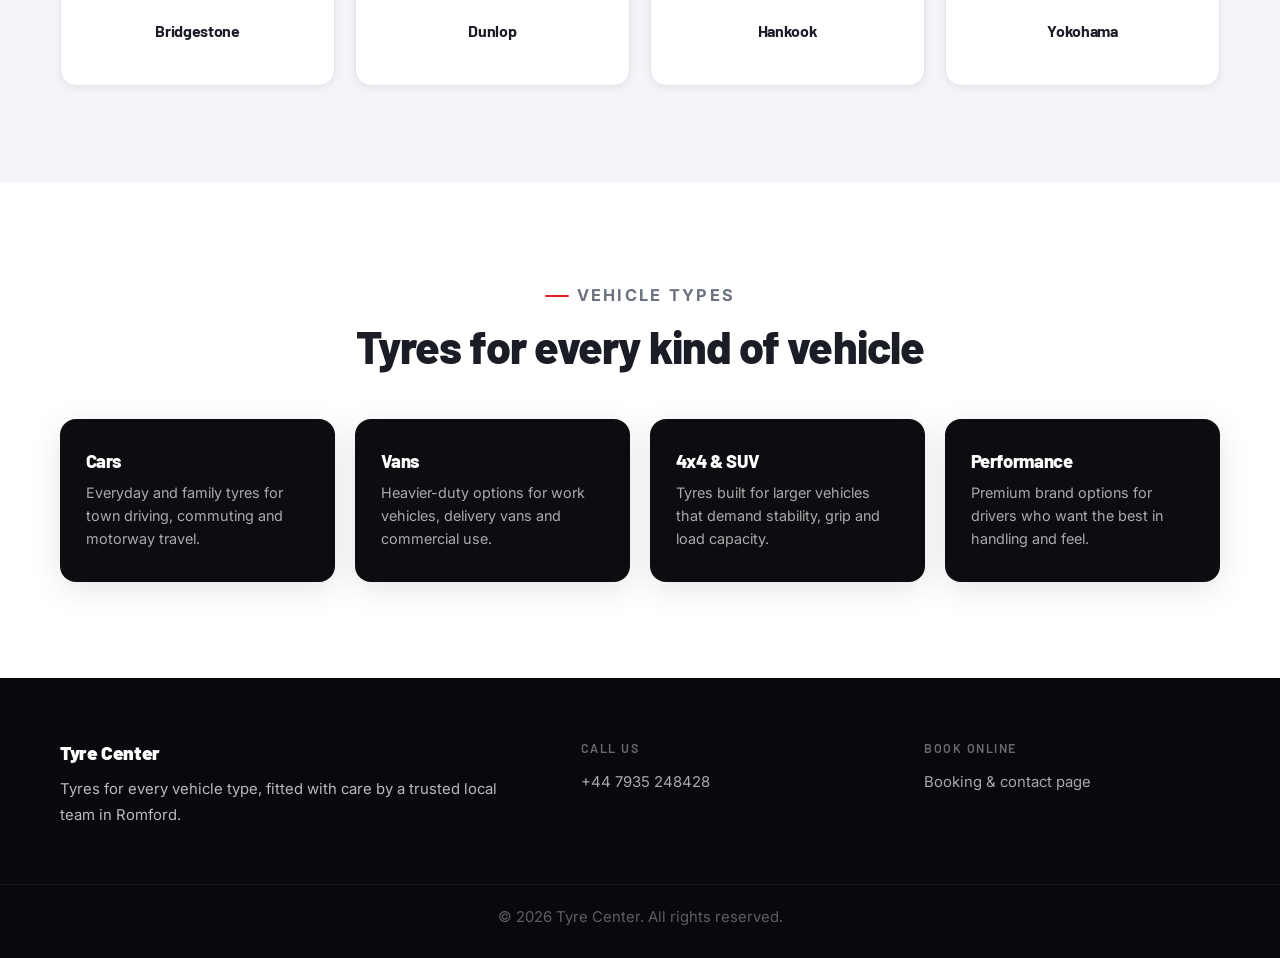
<file: tyre-center 2/tyres.html>
<!DOCTYPE html>
<html lang="en">
<head>
  <meta charset="UTF-8">
  <meta name="viewport" content="width=device-width, initial-scale=1.0">
  <meta name="description" content="Tyre Center supplies new and quality used tyres from major brands for cars, vans, 4x4s and performance vehicles in Romford.">
  <title>Tyre Center | Tyres &amp; Brands</title>
  <link rel="preconnect" href="https://fonts.googleapis.com">
  <link rel="preconnect" href="https://fonts.gstatic.com" crossorigin>
  <link rel="stylesheet" href="assets/css/style.css">
</head>
<body>
  <a class="skip-link" href="#main-content">Skip to main content</a>

  <header class="site-header inner-header">
    <div class="container nav-wrap">
      <a class="logo" href="index.html" aria-label="Tyre Center home">
        <span class="logo-mark">TC</span>
        <span>
          <strong>Tyre Center</strong>
          <small>Tyres, Repairs &amp; Mobile Fitting</small>
        </span>
      </a>
      <button class="nav-toggle" aria-expanded="false" aria-controls="site-nav" aria-label="Open menu">
        <span></span><span></span><span></span>
      </button>
      <nav id="site-nav" class="site-nav" aria-label="Main navigation">
        <ul>
          <li><a href="index.html">Home</a></li>
          <li><a href="services.html">Services</a></li>
          <li><a class="active" href="tyres.html">Tyres &amp; Brands</a></li>
          <li><a href="about.html">About Us</a></li>
          <li><a href="contact.html">Contact</a></li>
        </ul>
      </nav>
    </div>
  </header>

  <main id="main-content">

    <section class="page-hero">
      <div class="container">
        <p class="eyebrow">Tyres &amp; Brands</p>
        <h1>Tyres for every vehicle — from everyday cars to performance 4x4s</h1>
        <p>We supply new and quality used tyres from the world's leading brands, fitted fast and professionally.</p>
      </div>
    </section>

    <section class="section">
      <div class="container split-layout">
        <div>
          <p class="eyebrow">What we supply</p>
          <h2>New tyres as standard, used tyres when needed</h2>
          <div class="tag-row" aria-label="Tyre categories">
            <span>New tyres</span>
            <span>Quality used tyres</span>
            <span>Cars</span>
            <span>Vans</span>
            <span>4x4 &amp; SUV</span>
            <span>Performance</span>
          </div>
          <p>
            We mainly stock new tyres and can source most sizes quickly. Quality used tyres are also available
            for customers looking for a cost-effective option. Whatever your vehicle or budget, we'll find the right tyre for you.
          </p>
        </div>
        <div class="info-panel">
          <h3>Good to know</h3>
          <ul class="plain-list">
            <li>All major brands stocked or sourced</li>
            <li>Flexible pricing to suit every budget</li>
            <li>Quick availability on most popular sizes</li>
            <li>Same day fitting available</li>
            <li>Mobile fitting option for your convenience</li>
          </ul>
        </div>
      </div>
    </section>

    <section class="section light-section">
      <div class="container">
        <div class="section-heading center-text">
          <p class="eyebrow">Popular brands</p>
          <h2>We stock and source all leading tyre brands</h2>
          <p>These are the brands our customers ask for most. Don't see yours? Just call us.</p>
        </div>
        <div class="brand-grid">
          <article class="brand-card"><h3>Michelin</h3></article>
          <article class="brand-card"><h3>Pirelli</h3></article>
          <article class="brand-card"><h3>Goodyear</h3></article>
          <article class="brand-card"><h3>Continental</h3></article>
          <article class="brand-card"><h3>Bridgestone</h3></article>
          <article class="brand-card"><h3>Dunlop</h3></article>
          <article class="brand-card"><h3>Hankook</h3></article>
          <article class="brand-card"><h3>Yokohama</h3></article>
        </div>
      </div>
    </section>

    <section class="section">
      <div class="container">
        <div class="section-heading center-text">
          <p class="eyebrow">Vehicle types</p>
          <h2>Tyres for every kind of vehicle</h2>
        </div>
        <div class="vehicle-grid">
          <article class="vehicle-card">
            <h2>Cars</h2>
            <p>Everyday and family tyres for town driving, commuting and motorway travel.</p>
          </article>
          <article class="vehicle-card">
            <h2>Vans</h2>
            <p>Heavier-duty options for work vehicles, delivery vans and commercial use.</p>
          </article>
          <article class="vehicle-card">
            <h2>4x4 &amp; SUV</h2>
            <p>Tyres built for larger vehicles that demand stability, grip and load capacity.</p>
          </article>
          <article class="vehicle-card">
            <h2>Performance</h2>
            <p>Premium brand options for drivers who want the best in handling and feel.</p>
          </article>
        </div>
      </div>
    </section>

  </main>

  <footer class="site-footer">
    <div class="container footer-grid">
      <div>
        <h2>Tyre Center</h2>
        <p>Tyres for every vehicle type, fitted with care by a trusted local team in Romford.</p>
      </div>
      <div>
        <h3>Call us</h3>
        <p><a href="tel:+447935248428">+44 7935 248428</a></p>
      </div>
      <div>
        <h3>Book online</h3>
        <p><a href="contact.html">Booking &amp; contact page</a></p>
      </div>
    </div>
    <div class="footer-bottom">
      <p>&copy; <span id="year"></span> Tyre Center. All rights reserved.</p>
    </div>
  </footer>

  <script src="assets/js/script.js"></script>
</body>
</html>
</file>
<file: tyre-center 2/assets/css/style.css>
/*  Tyre Center — Professional Stylesheet  */

@import url('https://fonts.googleapis.com/css2?family=Barlow:wght@400;600;700;800;900&family=Inter:wght@400;500;600;700&display=swap');

/* ─── Tokens ──────────────────────────────────────────────────────────────── */
:root {
  --bg:          #0c0d10;
  --surface:     #12141a;
  --light:       #f4f5f9;
  --white:       #ffffff;
  --text:        #1a1d26;
  --text-muted:  #6b7280;
  --border:      #e2e5ed;
  --accent:      #e31e24;
  --accent-dark: #b91318;
  --accent-glow: rgba(227,30,36,0.18);
  --shadow-sm:   0 2px 8px rgba(0,0,0,0.07);
  --shadow:      0 8px 32px rgba(0,0,0,0.10);
  --shadow-lg:   0 20px 60px rgba(0,0,0,0.15);
  --radius:      16px;
  --radius-sm:   10px;
  --max-width:   1160px;
  --ease:        cubic-bezier(0.4,0,0.2,1);
}

/* ─── Reset ───────────────────────────────────────────────────────────────── */
*, *::before, *::after { box-sizing: border-box; margin: 0; padding: 0; }
html { scroll-behavior: smooth; font-size: 16px; }
body {
  font-family: "Inter", system-ui, sans-serif;
  color: var(--text);
  background: var(--white);
  line-height: 1.65;
  -webkit-font-smoothing: antialiased;
}
h1,h2,h3,h4 {
  font-family: "Barlow", sans-serif;
  font-weight: 800;
  line-height: 1.1;
  letter-spacing: -0.02em;
}
img { max-width: 100%; display: block; }
a   { color: inherit; text-decoration: none; }
ul  { list-style: none; }
button, input, select, textarea { font: inherit; }

.container {
  width: min(100% - 2.5rem, var(--max-width));
  margin-inline: auto;
}

/* ─── Accessibility ───────────────────────────────────────────────────────── */
.skip-link {
  position: absolute; left: -9999px; top: auto;
  background: var(--white); color: var(--bg);
  padding: .75rem 1.25rem; border-radius: .5rem; z-index: 2000;
}
.skip-link:focus { left: 1rem; top: 1rem; }
:focus-visible { outline: 3px solid var(--accent); outline-offset: 3px; }
.sr-only {
  position: absolute; width: 1px; height: 1px;
  padding: 0; margin: -1px; overflow: hidden;
  clip: rect(0,0,0,0); white-space: nowrap; border: 0;
}

/* ─── Scroll-reveal ───────────────────────────────────────────────────────── */
[data-reveal] {
  opacity: 0;
  transform: translateY(32px);
  transition: opacity .6s var(--ease), transform .6s var(--ease);
}
[data-reveal].revealed { opacity: 1; transform: none; }

/* ─── Header ──────────────────────────────────────────────────────────────── */
.site-header {
  position: sticky; top: 0; z-index: 1000;
  background: rgba(12,13,16,.94);
  backdrop-filter: blur(18px);
  border-bottom: 1px solid transparent;
  transition: border-color .3s var(--ease), box-shadow .3s var(--ease);
}
.site-header.scrolled {
  border-bottom-color: rgba(255,255,255,.07);
  box-shadow: 0 4px 40px rgba(0,0,0,.45);
}

.nav-wrap {
  display: flex;
  align-items: center;
  justify-content: space-between;
  gap: 1.5rem;
  padding: 1.1rem 0;
}

/* Logo */
.logo {
  display: inline-flex; align-items: center;
  gap: 1rem; color: var(--white);
  transition: opacity .2s;
}
.logo:hover { opacity: .85; }
.logo strong {
  display: block;
  font-family: "Barlow", sans-serif;
  font-size: 1.2rem; font-weight: 900;
  letter-spacing: .01em;
}
.logo small {
  display: block;
  font-size: .75rem;
  color: rgba(255,255,255,.55);
  font-weight: 400;
  letter-spacing: .02em;
}
.logo-mark {
  width: 2.8rem; height: 2.8rem;
  display: grid; place-items: center;
  border-radius: 50%;
  background: linear-gradient(135deg, var(--accent), #ff5a5f);
  color: var(--white);
  font-family: "Barlow", sans-serif;
  font-weight: 900; font-size: .95rem;
  flex-shrink: 0;
  transition: transform .25s var(--ease), box-shadow .25s var(--ease);
}
.logo:hover .logo-mark {
  transform: scale(1.08);
  box-shadow: 0 0 0 8px var(--accent-glow);
}

/* Nav links */
.site-nav ul {
  display: flex; align-items: center; gap: .25rem;
}
.site-nav a {
  display: block;
  color: rgba(255,255,255,.78);
  padding: .6rem 1rem;
  border-radius: 999px;
  font-size: .92rem; font-weight: 500;
  transition: background .2s, color .2s, transform .2s;
}
.site-nav a:hover {
  background: rgba(255,255,255,.09);
  color: var(--white);
  transform: translateY(-1px);
}
.site-nav a.active {
  background: rgba(227,30,36,.16);
  color: #ff7b7e;
}

/* Hamburger */
.nav-toggle {
  display: none;
  flex-direction: column; justify-content: center; gap: 5px;
  background: transparent; border: 0;
  padding: .4rem; cursor: pointer;
  width: 38px; height: 38px;
}
.nav-toggle span {
  display: block;
  width: 24px; height: 2px;
  border-radius: 999px; background: var(--white);
  transform-origin: center;
  transition: transform .3s var(--ease), opacity .3s;
}
.nav-toggle.is-open span:nth-child(1) { transform: translateY(7px) rotate(45deg); }
.nav-toggle.is-open span:nth-child(2) { opacity: 0; transform: scaleX(0); }
.nav-toggle.is-open span:nth-child(3) { transform: translateY(-7px) rotate(-45deg); }

/* ─── Hero ────────────────────────────────────────────────────────────────── */
.hero {
  position: relative;
  min-height: 90vh;
  display: grid; align-items: center;
  overflow: hidden;
  background: #08090c;
}
.hero-media, .hero-overlay { position: absolute; inset: 0; }
.hero-media img {
  width: 100%; height: 100%;
  object-fit: cover;
  transform-origin: center;
}
.hero-overlay {
  background:
    linear-gradient(105deg, rgba(6,7,9,.92) 0%, rgba(6,7,9,.55) 52%, rgba(6,7,9,.75) 100%),
    linear-gradient(180deg, rgba(6,7,9,.2) 0%, rgba(6,7,9,.6) 100%);
}

.hero-content {
  position: relative; z-index: 1;
  display: grid;
  grid-template-columns: 1.6fr minmax(300px, 380px);
  gap: 2.5rem;
  padding: 7rem 0 6rem;
  color: var(--white);
  align-items: center;
}

.hero-copy { display: flex; flex-direction: column; gap: 1.25rem; }

.eyebrow {
  display: inline-flex; align-items: center; gap: .5rem;
  text-transform: uppercase;
  letter-spacing: .14em;
  font-weight: 700;
  font-size: .78rem;
  color: var(--accent);
}
.eyebrow::before {
  content: '';
  display: block;
  width: 24px; height: 2px;
  background: var(--accent);
  border-radius: 999px;
}

.hero h2 {
  font-size: clamp(2.4rem, 4.5vw, 4.4rem);
  max-width: 14ch;
  color: var(--white);
  line-height: 1.05;
}

.hero-text {
  font-size: 1.05rem;
  color: rgba(255,255,255,.80);
  max-width: 52ch;
  line-height: 1.7;
}

.hero-points {
  display: flex; flex-wrap: wrap; gap: .65rem;
}
.hero-points span {
  background: rgba(255,255,255,.08);
  border: 1px solid rgba(255,255,255,.12);
  color: rgba(255,255,255,.90);
  padding: .5rem 1rem;
  border-radius: 999px;
  font-size: .85rem;
  font-weight: 500;
  backdrop-filter: blur(8px);
}

.hero-actions {
  display: flex; flex-wrap: wrap; gap: 1rem;
  margin-top: .5rem;
}

/* Hero card */
.hero-card {
  align-self: center;
  background: rgba(14,16,22,.88);
  padding: 2rem;
  border-radius: var(--radius);
  border: 1px solid rgba(255,255,255,.09);
  backdrop-filter: blur(16px);
  box-shadow: var(--shadow-lg);
}
.hero-card h2 {
  font-size: 1.3rem;
  color: var(--white);
  margin-bottom: 1rem;
  line-height: 1.25;
}
.hero-card p {
  font-size: .95rem;
  color: rgba(255,255,255,.75);
  margin-bottom: .75rem;
  line-height: 1.6;
}
.hero-card a { color: #ff8a8d; transition: color .2s; }
.hero-card a:hover { color: var(--white); }

/* ─── Buttons ─────────────────────────────────────────────────────────────── */
.btn {
  display: inline-flex; align-items: center; justify-content: center;
  min-height: 50px;
  padding: .85rem 1.75rem;
  border-radius: var(--radius-sm);
  font-weight: 700; font-size: .95rem;
  border: 2px solid transparent;
  cursor: pointer;
  transition: transform .22s var(--ease), box-shadow .22s var(--ease), background .22s, border-color .22s;
  position: relative; overflow: hidden;
}
.btn:hover { transform: translateY(-2px); box-shadow: var(--shadow); }
.btn:active { transform: translateY(0); }

.btn-primary {
  background: var(--accent); color: var(--white);
}
.btn-primary:hover { background: var(--accent-dark); box-shadow: 0 8px 24px rgba(227,30,36,.4); }

.btn-secondary {
  background: transparent; color: var(--white);
  border-color: rgba(255,255,255,.3);
}
.btn-secondary:hover { background: rgba(255,255,255,.08); border-color: rgba(255,255,255,.5); }

.full-width { width: 100%; }

/* ─── Sections ────────────────────────────────────────────────────────────── */
.section { padding: 6rem 0; }
.light-section { background: var(--light); }

.section-heading {
  max-width: 700px;
  margin: 0 auto 3rem;
}
.section-heading.center-text { text-align: center; }
.section-heading h2 {
  font-size: clamp(1.9rem, 3.5vw, 2.9rem);
  margin-top: .75rem;
  margin-bottom: .9rem;
}
.section-heading p {
  color: var(--text-muted);
  font-size: 1.02rem;
  line-height: 1.7;
}

/* ─── Feature cards ───────────────────────────────────────────────────────── */
.feature-grid {
  display: grid;
  grid-template-columns: repeat(4, 1fr);
  gap: 1.25rem;
}
.feature-card {
  background: var(--white);
  border: 1px solid var(--border);
  border-radius: var(--radius);
  padding: 1.8rem 1.6rem;
  box-shadow: var(--shadow-sm);
  transition: transform .28s var(--ease), box-shadow .28s var(--ease), border-color .28s;
}
.feature-card:hover {
  transform: translateY(-6px);
  box-shadow: var(--shadow);
  border-color: #c8cdd8;
}
.icon-circle {
  width: 3rem; height: 3rem;
  display: grid; place-items: center;
  background: var(--accent-glow);
  border-radius: 50%;
  font-size: 1.35rem;
  margin-bottom: 1.1rem;
}
.feature-card h3 { font-size: 1.08rem; margin-bottom: .5rem; }
.feature-card p  { font-size: .93rem; color: var(--text-muted); line-height: 1.6; }

/* ─── Testimonial / quote cards ───────────────────────────────────────────── */
.testimonial-grid {
  display: grid;
  grid-template-columns: repeat(3, 1fr);
  gap: 1.25rem;
}
.quote-card {
  background: var(--white);
  border: 1px solid var(--border);
  border-radius: var(--radius);
  padding: 1.8rem;
  box-shadow: var(--shadow-sm);
  position: relative;
  transition: transform .28s var(--ease), box-shadow .28s var(--ease);
}
.quote-card::before {
  content: '"';
  position: absolute; top: 1rem; right: 1.4rem;
  font-size: 5rem; font-family: "Barlow", sans-serif; font-weight: 900;
  color: var(--accent); opacity: .12; line-height: 1;
}
.quote-card:hover { transform: translateY(-5px); box-shadow: var(--shadow); }
.quote-card h3  { font-size: .8rem; text-transform: uppercase; letter-spacing: .1em; color: var(--accent); margin-bottom: .75rem; }
.quote-card p   { font-size: 1rem; color: var(--text); line-height: 1.65; font-style: italic; }

/* ─── Page hero (inner pages) ─────────────────────────────────────────────── */
.page-hero {
  background:
    radial-gradient(ellipse at 20% 50%, rgba(227,30,36,.18) 0%, transparent 55%),
    linear-gradient(160deg, #0c0e14 0%, #161924 100%);
  color: var(--white);
  padding: 5.5rem 0 4.5rem;
}
.page-hero .eyebrow { margin-bottom: 1rem; }
.page-hero h1, .page-hero h2 {
  font-size: clamp(2rem, 4.5vw, 3.6rem);
  max-width: 18ch;
  color: var(--white);
  margin-bottom: 1.1rem;
}
.page-hero > .container > p {
  font-size: 1.08rem;
  color: rgba(255,255,255,.72);
  max-width: 55ch;
  line-height: 1.7;
}

/* ─── Split layout ────────────────────────────────────────────────────────── */
.split-layout {
  display: grid;
  grid-template-columns: 1.2fr 1fr;
  gap: 3rem;
  align-items: start;
}
.split-layout h2 {
  font-size: clamp(1.75rem, 3vw, 2.5rem);
  margin: .75rem 0 1rem;
}
.split-layout > div > p {
  font-size: 1rem;
  color: var(--text-muted);
  line-height: 1.75;
  max-width: 52ch;
}

/* ─── Info panel ──────────────────────────────────────────────────────────── */
.info-panel {
  background: var(--white);
  border: 1px solid var(--border);
  border-radius: var(--radius);
  padding: 2rem;
  box-shadow: var(--shadow-sm);
  transition: transform .28s var(--ease), box-shadow .28s;
}
.info-panel:hover { transform: translateY(-4px); box-shadow: var(--shadow); }
.info-panel h3 {
  font-size: 1.05rem; margin-bottom: 1.1rem;
  padding-bottom: .75rem;
  border-bottom: 2px solid var(--accent);
  display: inline-block;
}
.accent-panel { border-top: 4px solid var(--accent); }

.plain-list { padding-left: 0; display: grid; gap: .65rem; }
.plain-list li {
  font-size: .97rem;
  color: var(--text-muted);
  padding-left: 1.25rem;
  position: relative;
}
.plain-list li::before {
  content: '→';
  position: absolute; left: 0;
  color: var(--accent);
  font-weight: 700;
}
.steps-list { padding-left: 0; counter-reset: steps; display: grid; gap: 1rem; }
.steps-list li {
  counter-increment: steps;
  padding-left: 3rem; position: relative;
  font-size: .97rem; color: var(--text-muted); line-height: 1.6;
}
.steps-list li::before {
  content: counter(steps);
  position: absolute; left: 0; top: -.1em;
  width: 2rem; height: 2rem;
  background: var(--accent); color: var(--white);
  border-radius: 50%;
  display: grid; place-items: center;
  font-family: "Barlow", sans-serif; font-weight: 800; font-size: .85rem;
}

/* ─── Stats grid ──────────────────────────────────────────────────────────── */
.stats-grid {
  display: grid; grid-template-columns: repeat(2,1fr); gap: 1.25rem;
}
.stat-card {
  background: var(--white);
  border: 1px solid var(--border);
  border-radius: var(--radius);
  padding: 1.8rem;
  text-align: center;
  box-shadow: var(--shadow-sm);
  transition: transform .28s var(--ease), box-shadow .28s;
}
.stat-card:hover { transform: translateY(-5px); box-shadow: var(--shadow); }
.stat-card h3 {
  font-size: 2rem; color: var(--accent);
  margin-bottom: .4rem;
}
.stat-card p { font-size: .88rem; color: var(--text-muted); line-height: 1.5; }

/* ─── Service cards ───────────────────────────────────────────────────────── */
.service-grid {
  display: grid;
  grid-template-columns: repeat(3, 1fr);
  gap: 1.25rem;
}
.service-card {
  background: var(--white);
  border: 1px solid var(--border);
  border-radius: var(--radius);
  padding: 1.8rem;
  box-shadow: var(--shadow-sm);
  transition: transform .28s var(--ease), box-shadow .28s, border-color .28s;
}
.service-card:hover {
  transform: translateY(-6px);
  box-shadow: var(--shadow);
  border-color: var(--accent);
  border-top-width: 3px;
}
.service-card h2 {
  font-size: 1.12rem;
  margin-bottom: .6rem;
  color: var(--text);
}
.service-card p {
  font-size: .93rem;
  color: var(--text-muted);
  line-height: 1.65;
}
.large-card { grid-column: span 2; }
.large-card h2 { font-size: 1.4rem; }

/* ─── Brand grid ──────────────────────────────────────────────────────────── */
.brand-grid {
  display: grid;
  grid-template-columns: repeat(4, 1fr);
  gap: 1.25rem;
}
.brand-card {
  background: var(--white);
  border: 1px solid var(--border);
  border-radius: var(--radius);
  padding: 1.5rem;
  min-height: 110px;
  display: grid; place-items: center;
  text-align: center;
  box-shadow: var(--shadow-sm);
  transition: transform .28s var(--ease), box-shadow .28s, border-color .28s;
}
.brand-card:hover {
  transform: translateY(-4px);
  box-shadow: var(--shadow);
  border-color: var(--accent);
}
.brand-card h3 {
  font-size: 1rem; font-weight: 700;
  color: var(--text);
}

/* ─── Vehicle cards ───────────────────────────────────────────────────────── */
.vehicle-grid {
  display: grid;
  grid-template-columns: repeat(4, 1fr);
  gap: 1.25rem;
}
.vehicle-card {
  background: var(--bg);
  border-radius: var(--radius);
  padding: 2rem 1.6rem;
  color: var(--white);
  box-shadow: var(--shadow);
  transition: transform .28s var(--ease), box-shadow .28s;
}
.vehicle-card:hover { transform: translateY(-5px); box-shadow: var(--shadow-lg); }
.vehicle-card h2 { font-size: 1.15rem; color: var(--white); margin-bottom: .6rem; }
.vehicle-card p  { font-size: .9rem; color: rgba(255,255,255,.65); line-height: 1.6; }

/* ─── Tag row ─────────────────────────────────────────────────────────────── */
.tag-row { display: flex; flex-wrap: wrap; gap: .6rem; margin-bottom: 1.25rem; }
.tag-row span {
  background: var(--light);
  border: 1px solid var(--border);
  color: var(--text);
  padding: .45rem .9rem;
  border-radius: 999px;
  font-size: .83rem;
  font-weight: 600;
}

/* ─── Contact page ────────────────────────────────────────────────────────── */
.contact-layout {
  display: grid;
  grid-template-columns: 1fr 1.1fr;
  gap: 2.5rem;
  align-items: start;
}
.contact-panel, .form-panel {
  background: var(--white);
  border: 1px solid var(--border);
  border-radius: var(--radius);
  padding: 2.2rem;
  box-shadow: var(--shadow-sm);
}
.contact-panel h2, .form-panel h2 {
  font-size: 1.4rem;
  margin-bottom: 1.4rem;
  padding-bottom: .9rem;
  border-bottom: 1px solid var(--border);
}
.contact-list { display: grid; gap: .9rem; margin-bottom: 2rem; }
.contact-list p { font-size: .97rem; color: var(--text-muted); line-height: 1.5; }
.contact-list strong { color: var(--text); font-weight: 600; }
.contact-list a { color: var(--accent); font-weight: 600; }
.contact-list a:hover { text-decoration: underline; }

.contact-panel h3 { font-size: 1rem; margin-bottom: .9rem; }

.hours-table { width: 100%; border-collapse: collapse; }
.hours-table th, .hours-table td {
  padding: .75rem .5rem;
  border-bottom: 1px solid var(--border);
  text-align: left;
  font-size: .9rem;
}
.hours-table th { font-weight: 600; color: var(--text); }
.hours-table td { color: var(--text-muted); }
.hours-table tr:last-child th,
.hours-table tr:last-child td { border-bottom: 0; }

/* Form */
.booking-form { display: grid; gap: 1.1rem; }
.form-group { display: grid; gap: .4rem; }
label { font-size: .88rem; font-weight: 600; color: var(--text); }

input, select, textarea {
  width: 100%;
  border: 1.5px solid var(--border);
  border-radius: var(--radius-sm);
  padding: .85rem 1rem;
  background: var(--white);
  color: var(--text);
  font-size: .97rem;
  transition: border-color .22s, box-shadow .22s;
}
input:focus, select:focus, textarea:focus {
  border-color: var(--accent);
  box-shadow: 0 0 0 4px var(--accent-glow);
  outline: none;
}
input::placeholder, textarea::placeholder { color: #aab0be; }
textarea { resize: vertical; min-height: 120px; }

/* Map */
.map-frame {
  min-height: 400px;
  border-radius: var(--radius);
  overflow: hidden;
  box-shadow: var(--shadow);
  border: 1px solid var(--border);
}
.map-frame iframe { width: 100%; min-height: 400px; border: 0; display: block; }

/* ─── Footer ──────────────────────────────────────────────────────────────── */
.site-footer {
  background: #09090d;
  color: rgba(255,255,255,.72);
}
.footer-grid {
  display: grid;
  grid-template-columns: 1.6fr 1fr 1fr;
  gap: 3rem;
  padding: 4rem 0 3rem;
}
.site-footer h2 {
  font-family: "Barlow", sans-serif;
  font-size: 1.2rem; font-weight: 900;
  color: var(--white); margin-bottom: .9rem;
}
.site-footer h3 {
  font-size: .78rem;
  text-transform: uppercase; letter-spacing: .12em;
  color: rgba(255,255,255,.4);
  font-weight: 600;
  margin-bottom: .9rem;
}
.site-footer p { font-size: .93rem; line-height: 1.7; margin-bottom: .5rem; }
.site-footer a { color: rgba(255,255,255,.65); transition: color .2s; }
.site-footer a:hover { color: var(--white); }
.footer-bottom {
  border-top: 1px solid rgba(255,255,255,.07);
  text-align: center;
  padding: 1.25rem 0;
  font-size: .85rem;
  color: rgba(255,255,255,.35);
}

/* ─── Responsive ──────────────────────────────────────────────────────────── */
@media (max-width: 1024px) {
  .feature-grid   { grid-template-columns: repeat(2,1fr); }
  .testimonial-grid { grid-template-columns: repeat(2,1fr); }
  .vehicle-grid   { grid-template-columns: repeat(2,1fr); }
  .brand-grid     { grid-template-columns: repeat(4,1fr); }
  .service-grid   { grid-template-columns: repeat(2,1fr); }
  .large-card     { grid-column: span 2; }
  .hero-content   { grid-template-columns: 1.2fr 1fr; }
  .footer-grid    { grid-template-columns: 1fr 1fr; }
}

@media (max-width: 768px) {
  .section { padding: 4rem 0; }
  .page-hero { padding: 4rem 0 3rem; }

  .hero-content {
    grid-template-columns: 1fr;
    padding: 5rem 0 4rem;
  }
  .hero h2 { font-size: clamp(2rem, 8vw, 3rem); }
  .hero-card { margin-top: .5rem; }

  .split-layout,
  .contact-layout { grid-template-columns: 1fr; gap: 1.5rem; }

  .feature-grid,
  .testimonial-grid,
  .brand-grid,
  .vehicle-grid,
  .stats-grid,
  .service-grid { grid-template-columns: 1fr 1fr; }

  .large-card { grid-column: span 2; }

  .footer-grid { grid-template-columns: 1fr; gap: 2rem; }

  .nav-toggle { display: inline-flex; }

  .site-nav {
    position: absolute;
    left: 1rem; right: 1rem;
    top: calc(100% + .5rem);
    background: #13161e;
    border: 1px solid rgba(255,255,255,.09);
    border-radius: var(--radius);
    padding: .75rem;
    box-shadow: var(--shadow-lg);
    display: none;
  }
  .site-nav.open { display: block; }
  .site-nav ul { flex-direction: column; align-items: stretch; gap: .25rem; }
  .site-nav a { border-radius: var(--radius-sm); padding: .85rem 1.1rem; }

  .hero-actions { flex-direction: column; }
  .btn { width: 100%; justify-content: center; }
}

@media (max-width: 500px) {
  .feature-grid,
  .testimonial-grid,
  .brand-grid,
  .vehicle-grid,
  .stats-grid,
  .service-grid { grid-template-columns: 1fr; }
  .large-card { grid-column: auto; }

  .hero-points span { font-size: .78rem; padding: .4rem .8rem; }
  .page-hero h1, .page-hero h2 { font-size: clamp(1.8rem, 8vw, 2.6rem); }
  .section-heading h2 { font-size: clamp(1.6rem, 7vw, 2.2rem); }
}

@media (prefers-reduced-motion: reduce) {
  *, *::before, *::after {
    animation: none !important;
    transition: none !important;
    scroll-behavior: auto !important;
  }
  [data-reveal] { opacity: 1; transform: none; }
}
</file>
